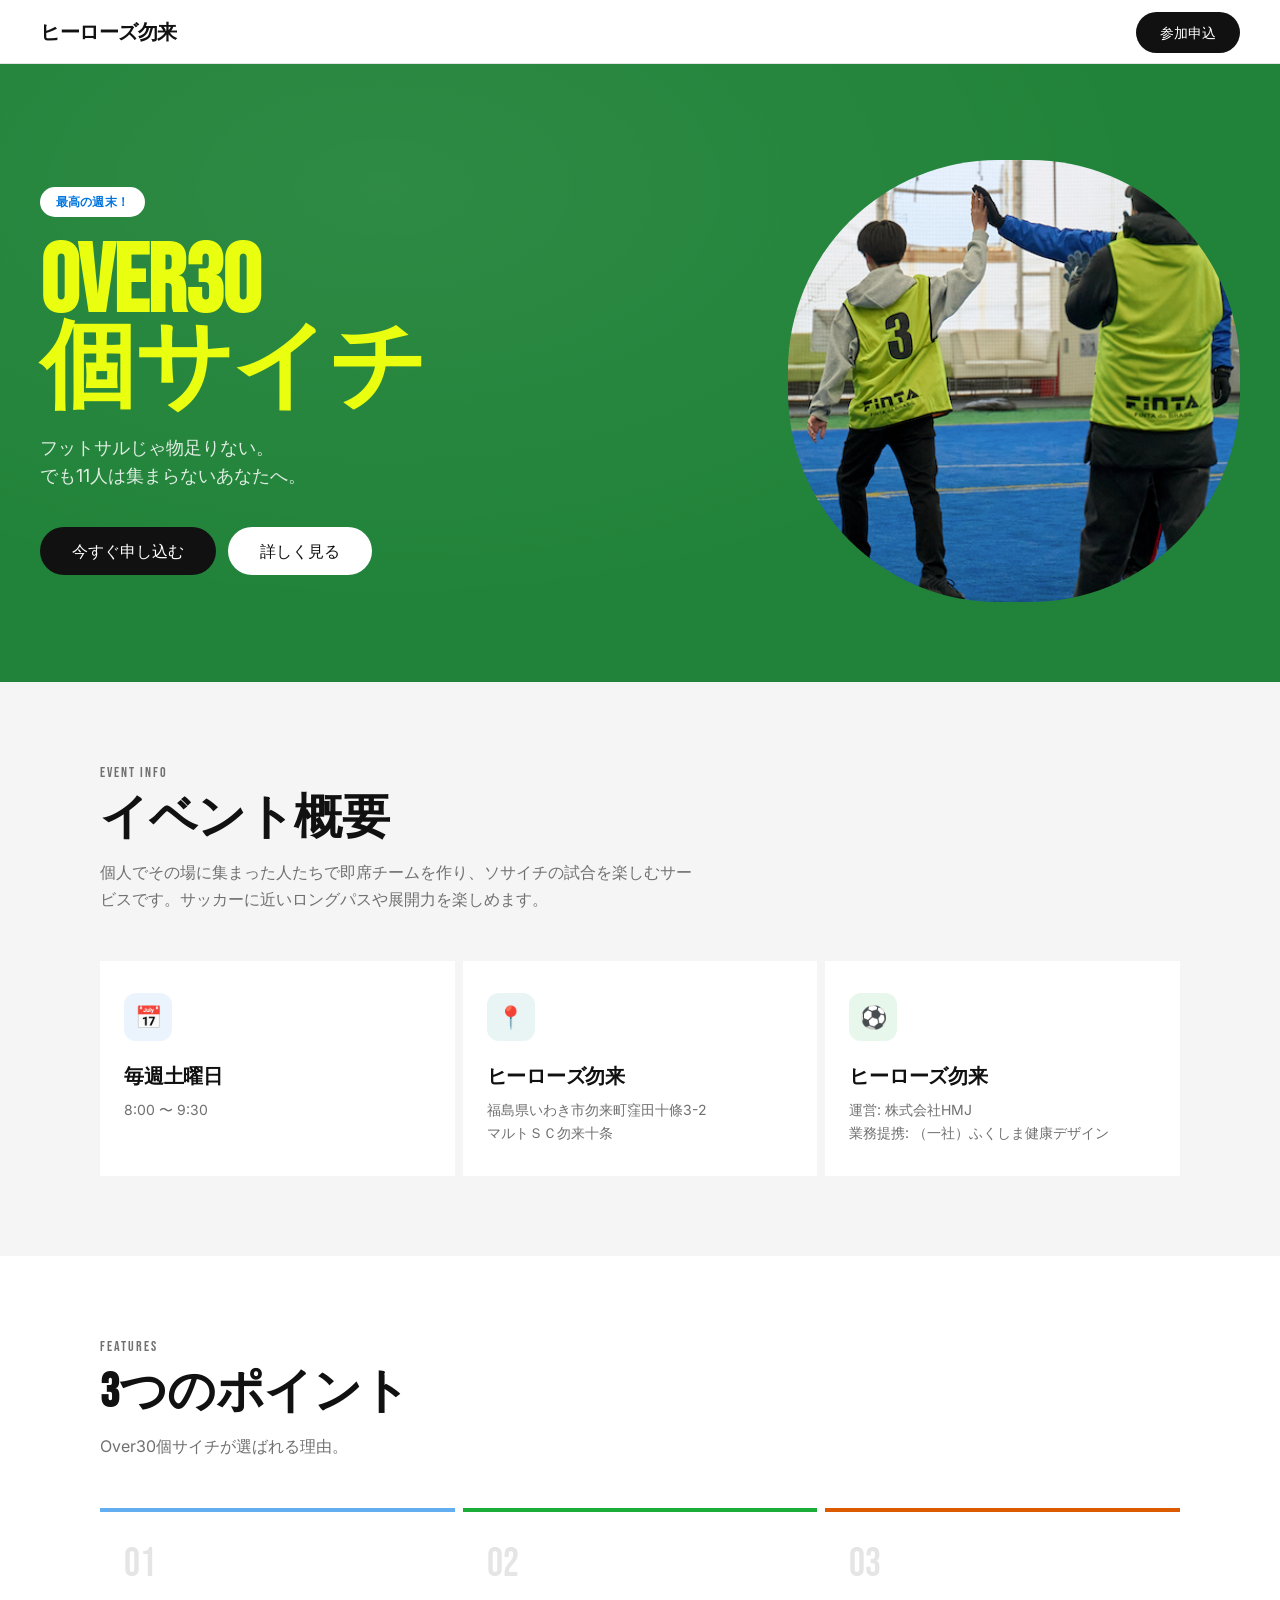
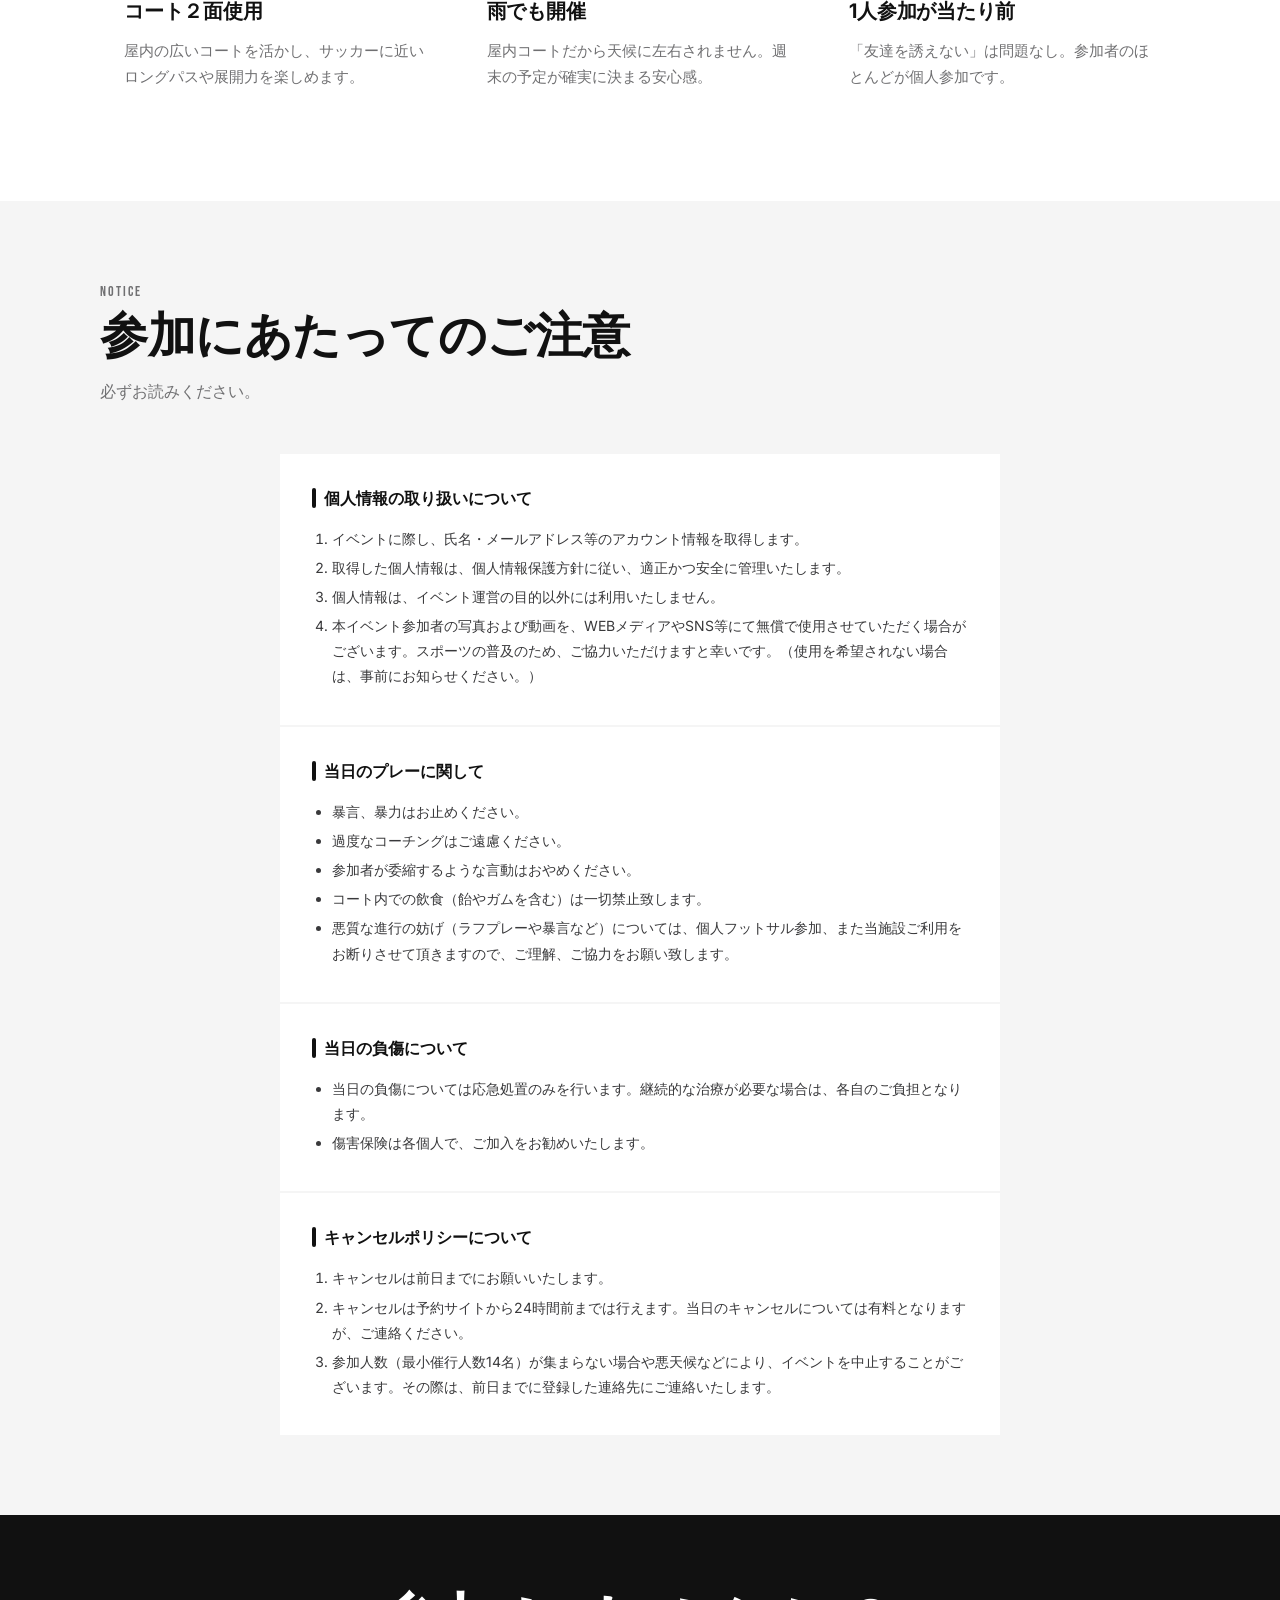
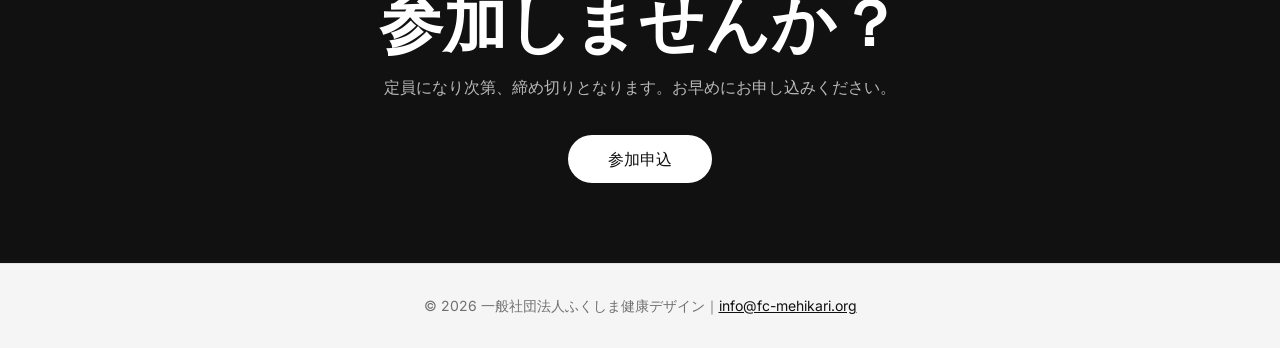
<file: ko-saichi/index.html>
<!doctype html>
<html lang="ja">
  <head>
    <meta charset="UTF-8" />
    <!-- Google tag (gtag.js) GA4：ヒーローズ勿来 -->
    <script async src="https://www.googletagmanager.com/gtag/js?id=G-108PCQNNNZ"></script>
    <script>
      window.dataLayer = window.dataLayer || [];
      function gtag(){dataLayer.push(arguments);}
      gtag('js', new Date());
      gtag('config', 'G-108PCQNNNZ');
    </script>
    <meta name="viewport" content="width=device-width, initial-scale=1.0" />
    <title>Over30 個サイチ｜ヒーローズ勿来</title>
    <link rel="preconnect" href="https://fonts.googleapis.com" />
    <link rel="preconnect" href="https://fonts.gstatic.com" crossorigin />
    <link
      href="https://fonts.googleapis.com/css2?family=Bebas+Neue&family=Inter:wght@400;500;600;700;900&display=swap"
      rel="stylesheet"
    />
    <style>
      *,
      *::before,
      *::after {
        margin: 0;
        padding: 0;
        box-sizing: border-box;
      }

      :root {
        --ink: #111111;
        --canvas: #ffffff;
        --soft-cloud: #f5f5f5;
        --hairline: #e5e5e5;
        --mute: #707072;
        --charcoal: #39393b;
        --hero-green: #218339;
        --hero-yellow: #eafe0f;
        --accent-sky: #62aef0;
        --accent-green: #1aae39;
        --accent-orange: #dd5b00;
        --accent-teal: #2a9d99;
        --primary-blue: #0075de;
        --primary-blue-active: #005bab;
        --rounded-lg: 30px;
        --rounded-md: 24px;
        --rounded-card: 0px;
        --spacing-section: 48px;
      }

      html {
        scroll-behavior: smooth;
      }

      body {
        font-family: "Inter", "Helvetica Neue", Arial, sans-serif;
        color: var(--ink);
        background: var(--canvas);
        line-height: 1.5;
        -webkit-font-smoothing: antialiased;
      }

      /* ── Navigation ── */
      .nav {
        position: sticky;
        top: 0;
        z-index: 100;
        background: var(--canvas);
        box-shadow: inset 0 -1px 0 var(--hairline);
        padding: 0 40px;
        height: 64px;
        display: flex;
        align-items: center;
        justify-content: space-between;
      }

      .nav-logo {
        font-size: 20px;
        font-weight: 700;
        color: var(--ink);
        letter-spacing: -0.5px;
        text-decoration: none;
      }

      .nav-cta {
        display: inline-flex;
        align-items: center;
        justify-content: center;
        background: var(--ink);
        color: var(--canvas);
        font-size: 14px;
        font-weight: 500;
        padding: 10px 24px;
        border-radius: var(--rounded-lg);
        text-decoration: none;
        border: none;
        cursor: pointer;
        transition: opacity 0.15s;
      }

      .nav-cta:hover {
        opacity: 0.85;
      }

      .nav-cta:active {
        transform: scale(0.95);
      }

      /* ── Hero ── */
      .hero {
        background: var(--hero-green);
        padding: 96px 40px 80px;
        position: relative;
        overflow: hidden;
      }

      .hero::before {
        content: "";
        position: absolute;
        inset: 0;
        background: radial-gradient(
          ellipse at 30% 20%,
          rgba(255, 255, 255, 0.06) 0%,
          transparent 60%
        );
        pointer-events: none;
      }

      .hero-inner {
        max-width: 1200px;
        margin: 0 auto;
        display: flex;
        align-items: center;
        justify-content: space-between;
        gap: 48px;
        position: relative;
        z-index: 1;
      }

      .hero-content {
        flex: 1;
        max-width: 600px;
      }

      .hero-badge {
        display: inline-block;
        background: var(--canvas);
        color: var(--primary-blue);
        font-size: 12px;
        font-weight: 600;
        padding: 6px 16px;
        border-radius: var(--rounded-lg);
        letter-spacing: 0.125px;
        margin-bottom: 24px;
        text-transform: uppercase;
      }

      .hero-title {
        font-family: "Bebas Neue", "Arial Black", sans-serif;
        font-size: 96px;
        line-height: 0.9;
        color: var(--hero-yellow);
        letter-spacing: -1px;
        margin-bottom: 20px;
        text-transform: uppercase;
      }

      .hero-subtitle {
        font-size: 18px;
        font-weight: 400;
        color: rgba(255, 255, 255, 0.85);
        line-height: 1.6;
        margin-bottom: 36px;
        max-width: 480px;
      }

      .hero-buttons {
        display: flex;
        gap: 12px;
        flex-wrap: wrap;
      }

      .btn-primary {
        display: inline-flex;
        align-items: center;
        justify-content: center;
        background: var(--ink);
        color: var(--canvas);
        font-size: 16px;
        font-weight: 500;
        padding: 16px 32px;
        border-radius: var(--rounded-lg);
        text-decoration: none;
        border: none;
        cursor: pointer;
        height: 48px;
        transition: opacity 0.15s;
      }

      .btn-primary:hover {
        opacity: 0.85;
      }

      .btn-primary:active {
        transform: scale(0.95);
      }

      .btn-secondary {
        display: inline-flex;
        align-items: center;
        justify-content: center;
        background: var(--canvas);
        color: var(--ink);
        font-size: 16px;
        font-weight: 500;
        padding: 16px 32px;
        border-radius: var(--rounded-lg);
        text-decoration: none;
        border: none;
        cursor: pointer;
        height: 48px;
        transition: opacity 0.15s;
      }

      .btn-secondary:active {
        transform: scale(0.95);
      }

      .hero-image-wrap {
        flex-shrink: 0;
      }

      .hero-image {
        width: 452px;
        height: 442px;
        border-radius: 210px;
        object-fit: cover;
        display: block;
      }

      /* ── Sections ── */
      .section {
        padding: 80px 40px;
      }

      .section--soft {
        background: var(--soft-cloud);
      }

      .section-inner {
        max-width: 1080px;
        margin: 0 auto;
      }

      .section-label {
        font-family: "Bebas Neue", "Arial Black", sans-serif;
        font-size: 14px;
        font-weight: 400;
        letter-spacing: 2px;
        text-transform: uppercase;
        color: var(--mute);
        margin-bottom: 12px;
      }

      .section-title {
        font-family: "Bebas Neue", "Arial Black", sans-serif;
        font-size: 48px;
        line-height: 1;
        letter-spacing: -0.5px;
        color: var(--ink);
        margin-bottom: 16px;
      }

      .section-subtitle {
        font-size: 16px;
        font-weight: 400;
        color: var(--mute);
        line-height: 1.7;
        max-width: 600px;
        margin-bottom: var(--spacing-section);
      }

      /* ── Cards Grid ── */
      .cards-grid {
        display: grid;
        grid-template-columns: repeat(3, 1fr);
        gap: 8px;
      }

      .card {
        background: var(--canvas);
        padding: 32px 24px;
        border-radius: var(--rounded-card);
      }

      .card-icon {
        width: 48px;
        height: 48px;
        border-radius: 12px;
        display: flex;
        align-items: center;
        justify-content: center;
        font-size: 22px;
        margin-bottom: 20px;
      }

      .card-icon--blue {
        background: rgba(0, 117, 222, 0.08);
      }
      .card-icon--teal {
        background: rgba(42, 157, 153, 0.1);
      }
      .card-icon--green {
        background: rgba(26, 174, 57, 0.1);
      }

      .card-value {
        font-size: 20px;
        font-weight: 700;
        color: var(--ink);
        margin-bottom: 8px;
        letter-spacing: -0.25px;
      }

      .card-detail {
        font-size: 14px;
        color: var(--mute);
        line-height: 1.6;
      }

      /* ── Feature Cards ── */
      .feature-card {
        background: var(--canvas);
        border-radius: var(--rounded-card);
        overflow: hidden;
      }

      .feature-card-bar {
        height: 4px;
        width: 100%;
      }

      .feature-card-bar--sky {
        background: var(--accent-sky);
      }
      .feature-card-bar--green {
        background: var(--accent-green);
      }
      .feature-card-bar--orange {
        background: var(--accent-orange);
      }

      .feature-card-body {
        padding: 32px 24px;
      }

      .feature-card-number {
        font-family: "Bebas Neue", "Arial Black", sans-serif;
        font-size: 40px;
        line-height: 1;
        color: var(--hairline);
        margin-bottom: 12px;
      }

      .feature-card-title {
        font-size: 20px;
        font-weight: 700;
        color: var(--ink);
        margin-bottom: 12px;
        letter-spacing: -0.25px;
      }

      .feature-card-desc {
        font-size: 15px;
        color: var(--mute);
        line-height: 1.7;
      }

      /* ── Notes Section ── */
      .notes-list {
        max-width: 720px;
        margin: 0 auto;
        display: flex;
        flex-direction: column;
        gap: 2px;
      }

      .note-card {
        background: var(--canvas);
        padding: 32px;
        border-radius: var(--rounded-card);
      }

      .note-card-title {
        font-size: 16px;
        font-weight: 700;
        color: var(--ink);
        margin-bottom: 16px;
        display: flex;
        align-items: center;
        gap: 8px;
      }

      .note-card-title::before {
        content: "";
        display: inline-block;
        width: 4px;
        height: 20px;
        background: var(--ink);
        border-radius: 2px;
        flex-shrink: 0;
      }

      .note-card ol,
      .note-card ul {
        padding-left: 20px;
      }

      .note-card li {
        font-size: 14px;
        color: var(--charcoal);
        line-height: 1.8;
        margin-bottom: 4px;
      }

      /* ── CTA Band ── */
      .cta-band {
        background: var(--ink);
        color: var(--canvas);
        padding: 80px 40px;
        text-align: center;
      }

      .cta-band-title {
        font-family: "Bebas Neue", "Arial Black", sans-serif;
        font-size: 64px;
        line-height: 1;
        margin-bottom: 16px;
      }

      .cta-band-text {
        font-size: 16px;
        color: rgba(255, 255, 255, 0.7);
        margin-bottom: 36px;
      }

      .btn-cta-band {
        display: inline-flex;
        align-items: center;
        justify-content: center;
        background: var(--canvas);
        color: var(--ink);
        font-size: 16px;
        font-weight: 500;
        padding: 16px 40px;
        border-radius: var(--rounded-lg);
        text-decoration: none;
        border: none;
        cursor: pointer;
        height: 48px;
        transition: opacity 0.15s;
      }

      .btn-cta-band:hover {
        opacity: 0.9;
      }

      .btn-cta-band:active {
        transform: scale(0.95);
      }

      /* ── Footer ── */
      .footer {
        background: var(--soft-cloud);
        padding: 32px 40px;
        text-align: center;
        box-shadow: inset 0 1px 0 var(--hairline);
      }

      .footer-text {
        font-size: 14px;
        color: var(--mute);
      }

      .footer-text a {
        color: var(--ink);
        text-decoration: underline;
      }

      /* ── Responsive ── */
      @media (max-width: 960px) {
        .hero-inner {
          flex-direction: column;
          text-align: center;
        }

        .hero-content {
          max-width: 100%;
          display: flex;
          flex-direction: column;
          align-items: center;
        }

        .hero-subtitle {
          max-width: 100%;
        }

        .hero-buttons {
          justify-content: center;
        }

        .hero-title {
          font-size: 72px;
        }

        .hero-image {
          width: 360px;
          height: 352px;
          border-radius: 180px;
        }
      }

      @media (max-width: 840px) {
        .cards-grid {
          grid-template-columns: repeat(2, 1fr);
        }

        .section-title {
          font-size: 40px;
        }
      }

      @media (max-width: 600px) {
        .nav {
          padding: 0 20px;
          height: 56px;
        }

        .hero {
          padding: 64px 20px 56px;
        }

        .hero-title {
          font-size: 54px;
        }

        .hero-subtitle {
          font-size: 16px;
        }

        .hero-image {
          width: 280px;
          height: 274px;
          border-radius: 140px;
        }

        .hero-buttons {
          flex-direction: column;
          width: 100%;
        }

        .hero-buttons .btn-primary,
        .hero-buttons .btn-secondary {
          width: 100%;
          justify-content: center;
        }

        .section {
          padding: 56px 20px;
        }

        .cards-grid {
          grid-template-columns: 1fr;
        }

        .section-title {
          font-size: 32px;
        }

        .cta-band {
          padding: 56px 20px;
        }

        .cta-band-title {
          font-size: 40px;
        }

        .note-card {
          padding: 24px 20px;
        }

        .footer {
          padding: 24px 20px;
        }
      }
    </style>
  </head>
  <body>
    <!-- Navigation -->
    <nav class="nav">
      <a href="#" class="nav-logo">ヒーローズ勿来</a>
      <a href="#apply" class="nav-cta">参加申込</a>
    </nav>

    <!-- Hero -->
    <section class="hero">
      <div class="hero-inner">
        <div class="hero-content">
          <span class="hero-badge">最高の週末！</span>
          <h1 class="hero-title">Over30<br />個サイチ</h1>
          <p class="hero-subtitle">
            フットサルじゃ物足りない。<br />でも11人は集まらないあなたへ。
          </p>
          <div class="hero-buttons">
            <a href="#apply" class="btn-primary">今すぐ申し込む</a>
            <a href="#about" class="btn-secondary">詳しく見る</a>
          </div>
        </div>
        <div class="hero-image-wrap">
          <img
            src="assets/hero-image.png"
            alt="ソサイチの様子"
            class="hero-image"
          />
        </div>
      </div>
    </section>

    <!-- Event Overview -->
    <section id="about" class="section section--soft">
      <div class="section-inner">
        <p class="section-label">Event Info</p>
        <h2 class="section-title">イベント概要</h2>
        <p class="section-subtitle">
          個人でその場に集まった人たちで即席チームを作り、ソサイチの試合を楽しむサービスです。サッカーに近いロングパスや展開力を楽しめます。
        </p>
        <div class="cards-grid">
          <div class="card">
            <div class="card-icon card-icon--blue">📅</div>
            <div class="card-value">毎週土曜日</div>
            <div class="card-detail">8:00 〜 9:30</div>
          </div>
          <div class="card">
            <div class="card-icon card-icon--teal">📍</div>
            <div class="card-value">ヒーローズ勿来</div>
            <div class="card-detail">
              福島県いわき市勿来町窪田十條3-2<br />マルトＳＣ勿来十条
            </div>
          </div>
          <div class="card">
            <div class="card-icon card-icon--green">⚽</div>
            <div class="card-value">ヒーローズ勿来</div>
            <div class="card-detail">
              運営: 株式会社HMJ<br />業務提携: （一社）ふくしま健康デザイン
            </div>
          </div>
        </div>
      </div>
    </section>

    <!-- 3 Points -->
    <section class="section">
      <div class="section-inner">
        <p class="section-label">Features</p>
        <h2 class="section-title">3つのポイント</h2>
        <p class="section-subtitle">Over30個サイチが選ばれる理由。</p>
        <div class="cards-grid">
          <div class="feature-card">
            <div class="feature-card-bar feature-card-bar--sky"></div>
            <div class="feature-card-body">
              <div class="feature-card-number">01</div>
              <h3 class="feature-card-title">コート２面使用</h3>
              <p class="feature-card-desc">
                屋内の広いコートを活かし、サッカーに近いロングパスや展開力を楽しめます。
              </p>
            </div>
          </div>
          <div class="feature-card">
            <div class="feature-card-bar feature-card-bar--green"></div>
            <div class="feature-card-body">
              <div class="feature-card-number">02</div>
              <h3 class="feature-card-title">雨でも開催</h3>
              <p class="feature-card-desc">
                屋内コートだから天候に左右されません。週末の予定が確実に決まる安心感。
              </p>
            </div>
          </div>
          <div class="feature-card">
            <div class="feature-card-bar feature-card-bar--orange"></div>
            <div class="feature-card-body">
              <div class="feature-card-number">03</div>
              <h3 class="feature-card-title">1人参加が当たり前</h3>
              <p class="feature-card-desc">
                「友達を誘えない」は問題なし。参加者のほとんどが個人参加です。
              </p>
            </div>
          </div>
        </div>
      </div>
    </section>

    <!-- Notes -->
    <section class="section section--soft">
      <div class="section-inner">
        <p class="section-label">Notice</p>
        <h2 class="section-title">参加にあたってのご注意</h2>
        <p class="section-subtitle">必ずお読みください。</p>
        <div class="notes-list">
          <div class="note-card">
            <div class="note-card-title">個人情報の取り扱いについて</div>
            <ol>
              <li>
                イベントに際し、氏名・メールアドレス等のアカウント情報を取得します。
              </li>
              <li>
                取得した個人情報は、個人情報保護方針に従い、適正かつ安全に管理いたします。
              </li>
              <li>個人情報は、イベント運営の目的以外には利用いたしません。</li>
              <li>
                本イベント参加者の写真および動画を、WEBメディアやSNS等にて無償で使用させていただく場合がございます。スポーツの普及のため、ご協力いただけますと幸いです。（使用を希望されない場合は、事前にお知らせください。）
              </li>
            </ol>
          </div>
          <div class="note-card">
            <div class="note-card-title">当日のプレーに関して</div>
            <ul>
              <li>暴言、暴力はお止めください。</li>
              <li>過度なコーチングはご遠慮ください。</li>
              <li>参加者が委縮するような言動はおやめください。</li>
              <li>コート内での飲食（飴やガムを含む）は一切禁止致します。</li>
              <li>
                悪質な進行の妨げ（ラフプレーや暴言など）については、個人フットサル参加、また当施設ご利用をお断りさせて頂きますので、ご理解、ご協力をお願い致します。
              </li>
            </ul>
          </div>
          <div class="note-card">
            <div class="note-card-title">当日の負傷について</div>
            <ul>
              <li>
                当日の負傷については応急処置のみを行います。継続的な治療が必要な場合は、各自のご負担となります。
              </li>
              <li>傷害保険は各個人で、ご加入をお勧めいたします。</li>
            </ul>
          </div>
          <div class="note-card">
            <div class="note-card-title">キャンセルポリシーについて</div>
            <ol>
              <li>キャンセルは前日までにお願いいたします。</li>
              <li>
                キャンセルは予約サイトから24時間前までは行えます。当日のキャンセルについては有料となりますが、ご連絡ください。
              </li>
              <li>
                参加人数（最小催行人数14名）が集まらない場合や悪天候などにより、イベントを中止することがございます。その際は、前日までに登録した連絡先にご連絡いたします。
              </li>
            </ol>
          </div>
        </div>
      </div>
    </section>

    <!-- CTA Band -->
    <section id="apply" class="cta-band">
      <h2 class="cta-band-title">参加しませんか？</h2>
      <p class="cta-band-text">
        定員になり次第、締め切りとなります。お早めにお申し込みください。
      </p>
      <a href="mailto:info@fc-mehikari.org" class="btn-cta-band">参加申込</a>
    </section>

    <!-- Footer -->
    <footer class="footer">
      <p class="footer-text">
        &copy; 2026 一般社団法人ふくしま健康デザイン｜<a
          href="mailto:info@fc-mehikari.org"
          >info@fc-mehikari.org</a
        >
      </p>
    </footer>
  </body>
</html>
</file>
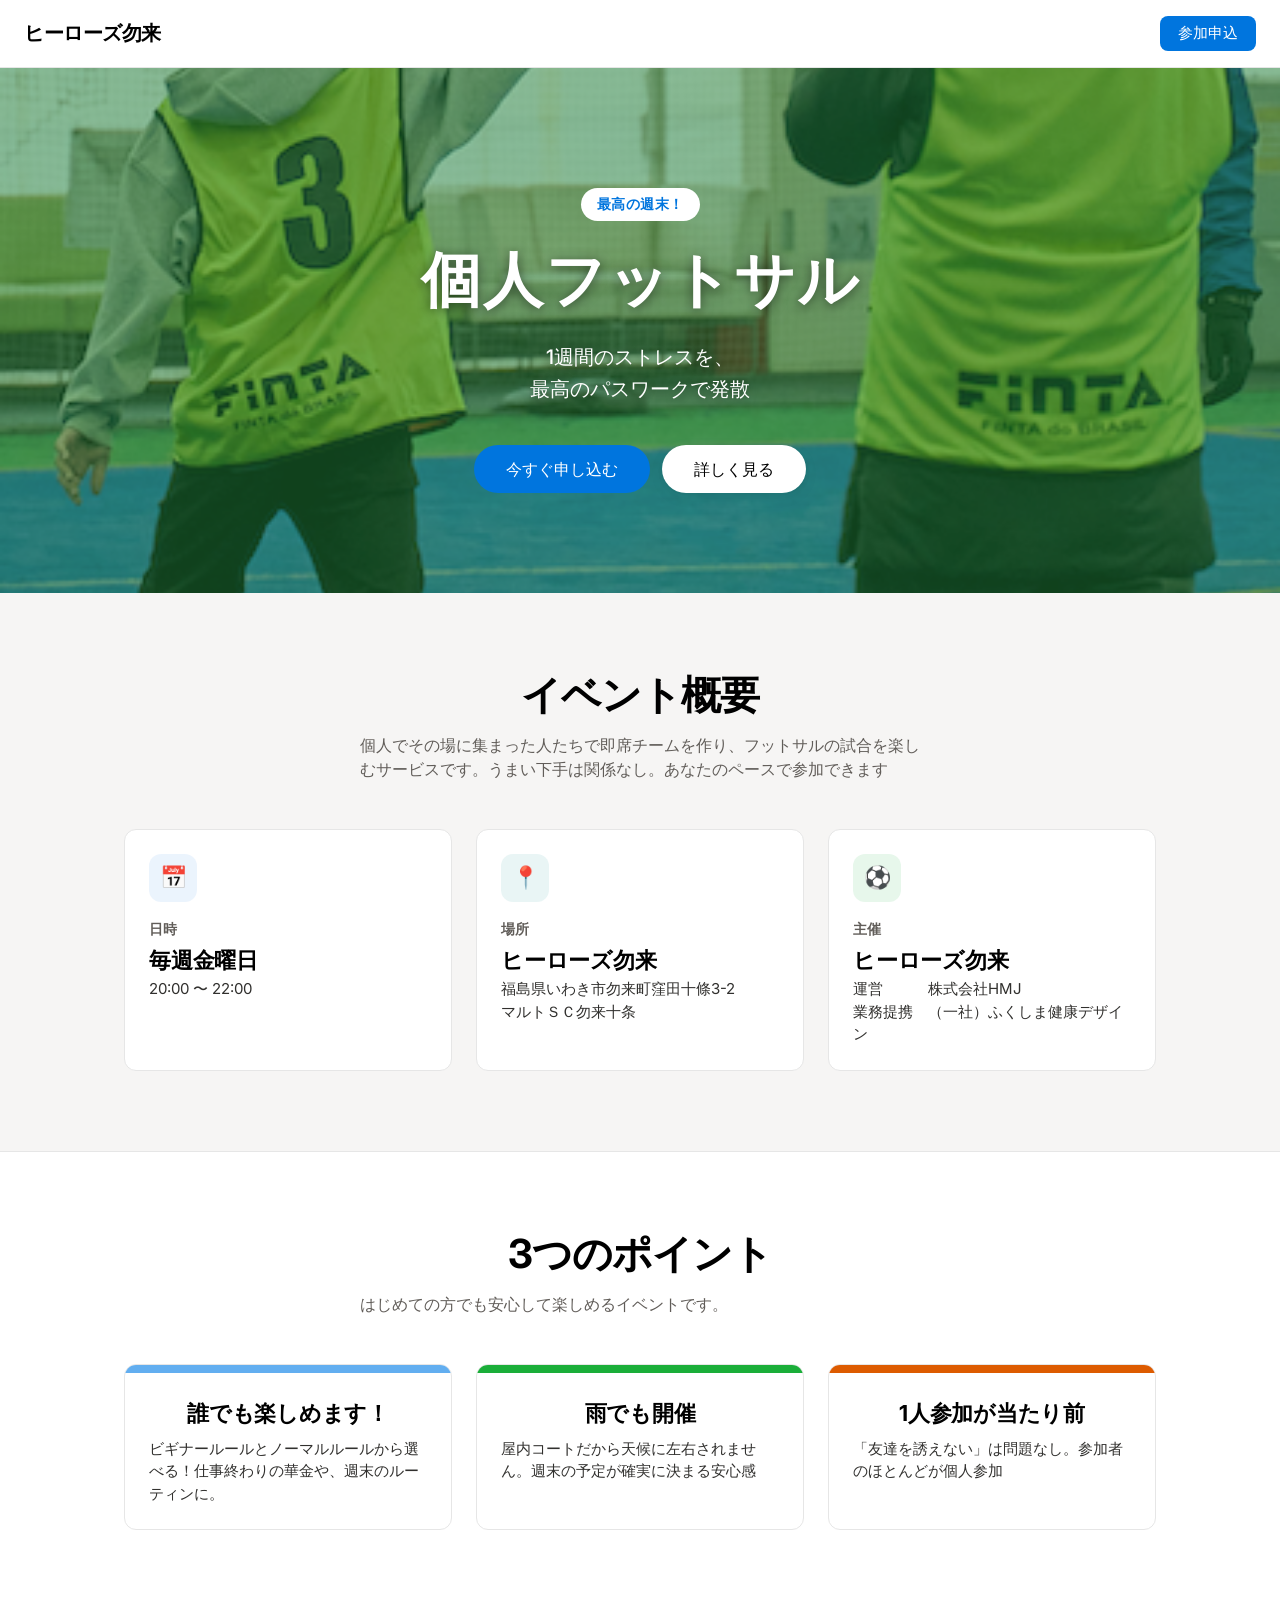
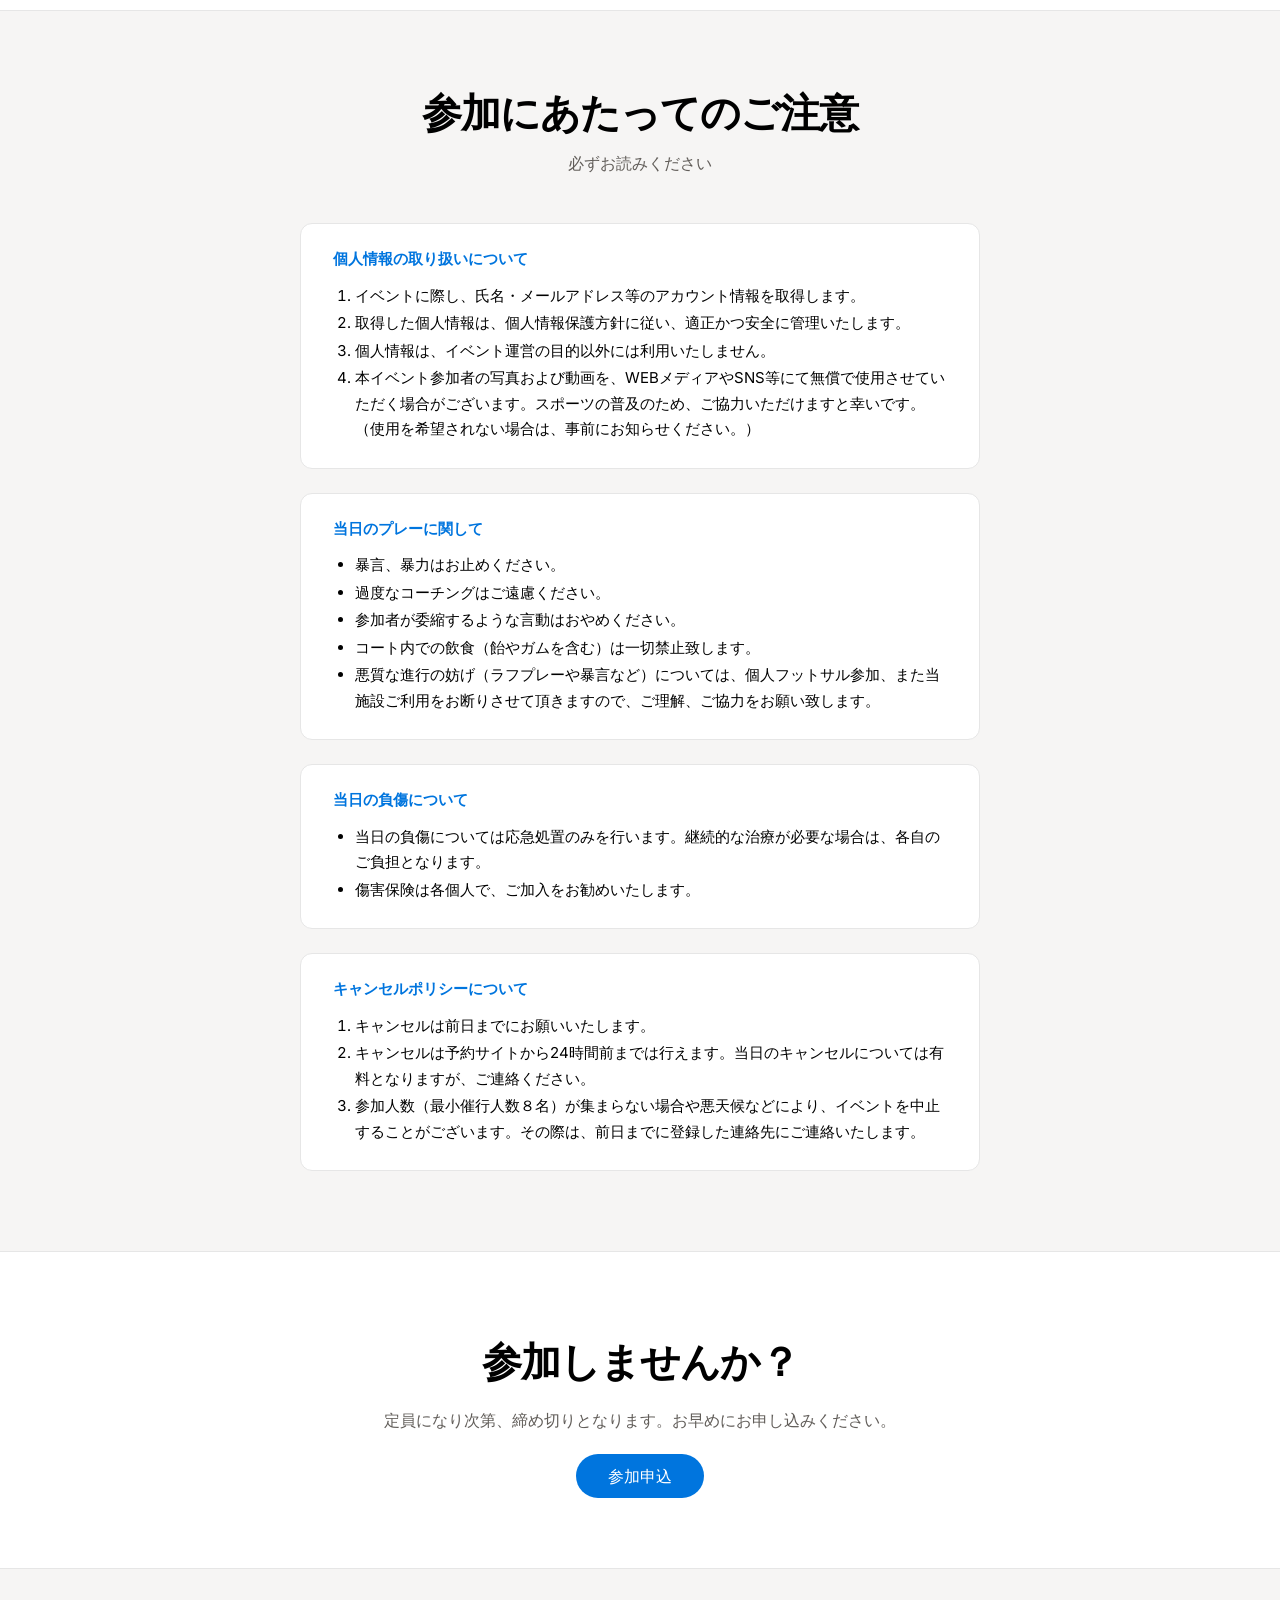
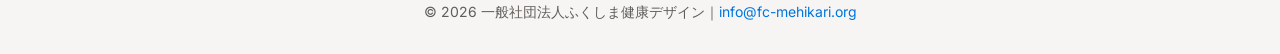
<file: ko-sal/index.html>
<!doctype html>
<html lang="ja">
  <head>
    <meta charset="UTF-8" />
    <!-- Google tag (gtag.js) GA4：ヒーローズ勿来 -->
    <script async src="https://www.googletagmanager.com/gtag/js?id=G-108PCQNNNZ"></script>
    <script>
      window.dataLayer = window.dataLayer || [];
      function gtag(){dataLayer.push(arguments);}
      gtag('js', new Date());
      gtag('config', 'G-108PCQNNNZ');
    </script>
    <meta name="viewport" content="width=device-width, initial-scale=1.0" />
    <title>FCメヒカリ フットサルイベント</title>
    <link rel="preconnect" href="https://fonts.googleapis.com" />
    <link rel="preconnect" href="https://fonts.gstatic.com" crossorigin />
    <link
      href="https://fonts.googleapis.com/css2?family=Inter:wght@400;500;600;700&display=swap"
      rel="stylesheet"
    />
    <style>
      :root {
        --colors-primary: #0075de;
        --colors-primary-active: #005bab;
        --colors-secondary: #218339;
        --colors-canvas: #ffffff;
        --colors-canvas-soft: #f6f5f4;
        --colors-surface: #ffffff;
        --colors-hairline: #e6e6e6;
        --colors-ink: #000000;
        --colors-ink-secondary: #31302e;
        --colors-ink-muted: #615d59;
        --colors-ink-faint: #a39e98;
        --colors-on-primary: #ffffff;
        --colors-accent-green: #1aae39;
        --colors-accent-orange: #dd5b00;
        --colors-accent-teal: #2a9d99;
        --colors-accent-sky: #62aef0;
        --colors-accent-pink: #ff64c8;
        --colors-accent-purple: #d6b6f6;
        --rounded-xs: 4px;
        --rounded-md: 8px;
        --rounded-lg: 12px;
        --rounded-xl: 16px;
        --rounded-full: 9999px;
        --spacing-xs: 8px;
        --spacing-sm: 12px;
        --spacing-md: 16px;
        --spacing-lg: 24px;
        --spacing-xl: 28px;
        --spacing-xxl: 32px;
        --shadow-soft:
          0 0.175px 1.041px rgba(0, 0, 0, 0.01),
          0 0.8px 2.925px rgba(0, 0, 0, 0.02),
          0 2.025px 7.847px rgba(0, 0, 0, 0.027), 0 4px 18px rgba(0, 0, 0, 0.04);
      }

      * {
        margin: 0;
        padding: 0;
        box-sizing: border-box;
      }

      body {
        font-family:
          Inter,
          -apple-system,
          system-ui,
          "Segoe UI",
          Helvetica,
          Arial,
          sans-serif;
        font-feature-settings: "lnum", "locl";
        background-color: var(--colors-canvas-soft);
        color: var(--colors-ink);
        line-height: 1.5;
        font-size: 16px;
        font-weight: 400;
      }

      /* ── Nav ── */
      .nav {
        position: sticky;
        top: 0;
        z-index: 50;
        background: var(--colors-canvas);
        border-bottom: 1px solid var(--colors-hairline);
        padding: var(--spacing-md) var(--spacing-lg);
        display: flex;
        align-items: center;
        justify-content: space-between;
      }

      .nav-logo {
        font-size: 20px;
        font-weight: 700;
        letter-spacing: -0.5px;
        color: var(--colors-ink);
      }

      .nav-cta {
        background: var(--colors-primary);
        color: var(--colors-on-primary);
        font-size: 15px;
        font-weight: 500;
        padding: 6px 18px;
        border-radius: var(--rounded-md);
        border: none;
        cursor: pointer;
        text-decoration: none;
        transition: background 0.15s;
      }

      .nav-cta:hover {
        background: var(--colors-primary-active);
      }

      /* ── Hero ── */
      .hero {
        background: var(--colors-secondary);
        color: var(--colors-on-primary);
        text-align: center;
        padding: 120px var(--spacing-lg) 100px;
        position: relative;
        overflow: hidden;
      }

      .hero-bg {
        position: absolute;
        inset: 0;
        background-image: url("assets/hero-image.png");
        background-size: cover;
        background-position: center;
        opacity: 0.5;
      }

      .hero-content {
        position: relative;
        max-width: 800px;
        margin: 0 auto;
      }

      .hero-badge {
        display: inline-block;
        background: var(--colors-surface);
        color: var(--colors-primary);
        font-size: 14px;
        font-weight: 700;
        padding: 6px 16px;
        border-radius: var(--rounded-full);
        margin-bottom: var(--spacing-lg);
        letter-spacing: 0.5px;
        font-family:
          "Hiragino Kaku Gothic ProN", "Hiragino Sans", "Yu Gothic", "Meiryo",
          sans-serif;
      }

      .hero h1 {
        font-size: 60px;
        font-weight: 900;
        line-height: 1.2;
        letter-spacing: 2px;
        margin-bottom: var(--spacing-lg);
        color: #ffffff;
        text-shadow: 0 2px 12px rgba(0, 0, 0, 0.5);
        font-family:
          "Hiragino Kaku Gothic ProN", "Hiragino Sans", "Yu Gothic", "Meiryo",
          sans-serif;
      }

      .hero p {
        font-size: 20px;
        line-height: 1.6;
        color: #ffffff;
        margin-bottom: 40px;
        max-width: 560px;
        margin-left: auto;
        margin-right: auto;
        text-shadow: 0 1px 8px rgba(0, 0, 0, 0.4);
        font-weight: 500;
      }

      .hero-actions {
        display: flex;
        gap: var(--spacing-sm);
        justify-content: center;
        flex-wrap: wrap;
      }

      .btn-primary {
        background: var(--colors-primary);
        color: var(--colors-on-primary);
        font-size: 16px;
        font-weight: 500;
        padding: 12px 32px;
        border-radius: var(--rounded-full);
        border: none;
        cursor: pointer;
        text-decoration: none;
        transition:
          background 0.15s,
          transform 0.1s;
      }

      .btn-primary:hover {
        background: var(--colors-primary-active);
      }
      .btn-primary:active {
        transform: scale(0.95);
      }

      .btn-secondary {
        background: var(--colors-surface);
        color: var(--colors-ink);
        font-size: 16px;
        font-weight: 500;
        padding: 12px 32px;
        border-radius: var(--rounded-full);
        border: none;
        cursor: pointer;
        text-decoration: none;
        box-shadow: var(--shadow-soft);
        transition: transform 0.1s;
      }

      .btn-secondary:active {
        transform: scale(0.95);
      }

      /* ── Container ── */
      .container {
        max-width: 1080px;
        margin: 0 auto;
        padding: 0 var(--spacing-lg);
      }

      /* ── Section ── */
      .section {
        padding: 80px 0;
      }

      .section-title {
        font-size: 40px;
        font-weight: 700;
        line-height: 1.1;
        letter-spacing: -1px;
        text-align: center;
        margin-bottom: 16px;
      }

      .section-subtitle {
        font-size: 16px;
        color: var(--colors-ink-muted);
        text-align: left;
        max-width: 560px;
        margin: 0 auto 48px;
      }

      /* ── Event Info Cards ── */
      .info-grid {
        display: grid;
        grid-template-columns: repeat(3, 1fr);
        gap: var(--spacing-lg);
      }

      .info-card {
        background: var(--colors-surface);
        border: 1px solid var(--colors-hairline);
        border-radius: var(--rounded-lg);
        padding: var(--spacing-lg);
      }

      .info-card-icon {
        width: 48px;
        height: 48px;
        border-radius: var(--rounded-lg);
        display: flex;
        align-items: center;
        justify-content: center;
        font-size: 22px;
        margin-bottom: var(--spacing-md);
      }

      .info-card h3 {
        font-size: 14px;
        font-weight: 600;
        color: var(--colors-ink-muted);
        letter-spacing: 0.125px;
        margin-bottom: var(--spacing-xs);
        text-transform: uppercase;
      }

      .info-card p {
        font-size: 22px;
        font-weight: 700;
        letter-spacing: -0.25px;
        line-height: 1.27;
        color: var(--colors-ink);
      }

      .info-card .detail {
        font-size: 15px;
        font-weight: 400;
        color: var(--colors-ink-secondary);
        margin-top: 4px;
      }

      /* ── Features ── */
      .features-grid {
        display: grid;
        grid-template-columns: repeat(3, 1fr);
        gap: var(--spacing-lg);
      }

      .feature-card {
        background: var(--colors-surface);
        border: 1px solid var(--colors-hairline);
        border-radius: var(--rounded-lg);
        padding: 0;
        overflow: hidden;
      }

      .feature-card-header {
        height: 8px;
      }

      .feature-card-body {
        padding: var(--spacing-lg);
      }

      .feature-card h3 {
        font-size: 22px;
        font-weight: 700;
        letter-spacing: -0.25px;
        margin-bottom: var(--spacing-xs);
        text-align: center;
      }

      .feature-card p {
        font-size: 15px;
        color: var(--colors-ink-secondary);
        line-height: 1.5;
      }

      /* ── Notes ── */
      .notes-list {
        display: flex;
        flex-direction: column;
        gap: var(--spacing-lg);
        max-width: 680px;
        width: 100%;
      }

      .note-card {
        background: var(--colors-surface);
        border: 1px solid var(--colors-hairline);
        border-radius: var(--rounded-lg);
        padding: var(--spacing-lg) var(--spacing-xxl);
      }

      .note-card h4 {
        font-size: 15px;
        font-weight: 900;
        color: var(--colors-primary);
        margin-bottom: var(--spacing-sm);
      }

      .note-card ol,
      .note-card ul {
        padding-left: 22px;
        font-size: 15px;
        color: var(--colors-ink);
        line-height: 1.7;
      }

      .note-card li {
        margin-bottom: 2px;
      }

      /* ── CTA Band ── */
      .cta-band {
        background: var(--colors-canvas);
        text-align: center;
        padding: 80px var(--spacing-lg);
        border-top: 1px solid var(--colors-hairline);
      }

      .cta-band h2 {
        font-size: 40px;
        font-weight: 700;
        letter-spacing: -1px;
        margin-bottom: var(--spacing-md);
      }

      .cta-band p {
        font-size: 16px;
        color: var(--colors-ink-muted);
        margin-bottom: 32px;
      }

      /* ── Footer ── */
      .footer {
        background: var(--colors-canvas-soft);
        padding: var(--spacing-xxl) var(--spacing-lg);
        text-align: center;
        color: var(--colors-ink-muted);
        font-size: 14px;
        border-top: 1px solid var(--colors-hairline);
      }

      .footer a {
        color: var(--colors-primary);
        text-decoration: none;
      }

      /* ── Responsive ── */
      @media (max-width: 840px) {
        .info-grid,
        .features-grid {
          grid-template-columns: repeat(2, 1fr);
        }

        .hero h1 {
          font-size: 40px;
          letter-spacing: -1px;
        }

        .section-title {
          font-size: 32px;
        }
      }

      @media (max-width: 600px) {
        .info-grid,
        .features-grid {
          grid-template-columns: 1fr;
        }

        .hero {
          padding: 64px var(--spacing-md) 56px;
        }

        .hero h1 {
          font-size: 32px;
          letter-spacing: -0.75px;
        }

        .hero p {
          font-size: 16px;
        }

        .section {
          padding: 56px 0;
        }

        .section-title {
          font-size: 26px;
          letter-spacing: -0.625px;
        }

        .cta-band h2 {
          font-size: 26px;
        }

        .schedule-card {
          padding: var(--spacing-lg);
        }

        .btn-primary,
        .btn-secondary {
          width: 100%;
          text-align: center;
        }
      }
    </style>
  </head>
  <body>
    <!-- Navigation -->
    <nav class="nav">
      <div class="nav-logo">ヒーローズ勿来</div>
      <a href="#apply" class="nav-cta">参加申込</a>
    </nav>

    <!-- Hero -->
    <section class="hero">
      <div class="hero-bg" role="img" aria-label="フットサルの様子"></div>
      <div class="hero-content">
        <span class="hero-badge">最高の週末！</span>
        <h1>個人フットサル</h1>
        <p>1週間のストレスを、<br />最高のパスワークで発散</p>
        <div class="hero-actions">
          <a href="#apply" class="btn-primary">今すぐ申し込む</a>
          <a href="#about" class="btn-secondary">詳しく見る</a>
        </div>
      </div>
    </section>

    <!-- Event Info -->
    <section class="section" id="about">
      <div class="container">
        <h2 class="section-title">イベント概要</h2>
        <p class="section-subtitle">
          個人でその場に集まった人たちで即席チームを作り、フットサルの試合を楽しむサービスです。うまい下手は関係なし。あなたのペースで参加できます
        </p>

        <div class="info-grid">
          <div class="info-card">
            <div
              class="info-card-icon"
              style="
                background: rgba(0, 117, 222, 0.08);
                color: var(--colors-primary);
              "
            >
              &#128197;
            </div>
            <h3>日時</h3>
            <p>毎週金曜日</p>
            <div class="detail">20:00 〜 22:00</div>
          </div>
          <div class="info-card">
            <div
              class="info-card-icon"
              style="
                background: rgba(42, 157, 153, 0.1);
                color: var(--colors-accent-teal);
              "
            >
              &#128205;
            </div>
            <h3>場所</h3>
            <p>ヒーローズ勿来</p>
            <div class="detail">
              福島県いわき市勿来町窪田十條3-2<br />マルトＳＣ勿来十条
            </div>
          </div>
          <div class="info-card">
            <div
              class="info-card-icon"
              style="
                background: rgba(26, 174, 57, 0.1);
                color: var(--colors-accent-green);
              "
            >
              &#9917;
            </div>
            <h3>主催</h3>
            <p>ヒーローズ勿来</p>
            <div class="detail">
              運営　　　株式会社HMJ<br />業務提携　（一社）ふくしま健康デザイン
            </div>
          </div>
        </div>
      </div>
    </section>

    <!-- Features -->
    <section
      class="section"
      style="
        background: var(--colors-canvas);
        border-top: 1px solid var(--colors-hairline);
        border-bottom: 1px solid var(--colors-hairline);
      "
    >
      <div class="container">
        <h2 class="section-title">3つのポイント</h2>
        <p class="section-subtitle">
          はじめての方でも安心して楽しめるイベントです。
        </p>

        <div class="features-grid">
          <div class="feature-card">
            <div
              class="feature-card-header"
              style="background: var(--colors-accent-sky)"
            ></div>
            <div class="feature-card-body">
              <h3>誰でも楽しめます！</h3>
              <p>
                ビギナールールとノーマルルールから選べる！仕事終わりの華金や、週末のルーティンに。
              </p>
            </div>
          </div>
          <div class="feature-card">
            <div
              class="feature-card-header"
              style="background: var(--colors-accent-green)"
            ></div>
            <div class="feature-card-body">
              <h3>雨でも開催</h3>
              <p>
                屋内コートだから天候に左右されません。週末の予定が確実に決まる安心感
              </p>
            </div>
          </div>
          <div class="feature-card">
            <div
              class="feature-card-header"
              style="background: var(--colors-accent-orange)"
            ></div>
            <div class="feature-card-body">
              <h3>1人参加が当たり前</h3>
              <p>「友達を誘えない」は問題なし。参加者のほとんどが個人参加</p>
            </div>
          </div>
        </div>
      </div>
    </section>

    <!-- Notes -->
    <section class="section">
      <div
        class="container"
        style="display: flex; flex-direction: column; align-items: center"
      >
        <h2 class="section-title">参加にあたってのご注意</h2>
        <p class="section-subtitle">必ずお読みください</p>

        <div class="notes-list">
          <div class="note-card">
            <h4>個人情報の取り扱いについて</h4>
            <ol>
              <li>
                イベントに際し、氏名・メールアドレス等のアカウント情報を取得します。
              </li>
              <li>
                取得した個人情報は、個人情報保護方針に従い、適正かつ安全に管理いたします。
              </li>
              <li>個人情報は、イベント運営の目的以外には利用いたしません。</li>
              <li>
                本イベント参加者の写真および動画を、WEBメディアやSNS等にて無償で使用させていただく場合がございます。スポーツの普及のため、ご協力いただけますと幸いです。（使用を希望されない場合は、事前にお知らせください。）
              </li>
            </ol>
          </div>

          <div class="note-card">
            <h4>当日のプレーに関して</h4>
            <ul>
              <li>暴言、暴力はお止めください。</li>
              <li>過度なコーチングはご遠慮ください。</li>
              <li>参加者が委縮するような言動はおやめください。</li>
              <li>コート内での飲食（飴やガムを含む）は一切禁止致します。</li>
              <li>
                悪質な進行の妨げ（ラフプレーや暴言など）については、個人フットサル参加、また当施設ご利用をお断りさせて頂きますので、ご理解、ご協力をお願い致します。
              </li>
            </ul>
          </div>

          <div class="note-card">
            <h4>当日の負傷について</h4>
            <ul>
              <li>
                当日の負傷については応急処置のみを行います。継続的な治療が必要な場合は、各自のご負担となります。
              </li>
              <li>傷害保険は各個人で、ご加入をお勧めいたします。</li>
            </ul>
          </div>

          <div class="note-card">
            <h4>キャンセルポリシーについて</h4>
            <ol>
              <li>キャンセルは前日までにお願いいたします。</li>
              <li>
                キャンセルは予約サイトから24時間前までは行えます。当日のキャンセルについては有料となりますが、ご連絡ください。
              </li>
              <li>
                参加人数（最小催行人数８名）が集まらない場合や悪天候などにより、イベントを中止することがございます。その際は、前日までに登録した連絡先にご連絡いたします。
              </li>
            </ol>
          </div>
        </div>
      </div>
    </section>

    <!-- CTA -->
    <section class="cta-band" id="apply">
      <h2>参加しませんか？</h2>
      <p>定員になり次第、締め切りとなります。お早めにお申し込みください。</p>
      <a href="mailto:info@fc-mehikari.org" class="btn-primary">参加申込</a>
    </section>

    <!-- Footer -->
    <footer class="footer">
      <p>
        &copy; 2026 一般社団法人ふくしま健康デザイン｜<a
          href="mailto:info@fc-mehikari.org"
          >info@fc-mehikari.org</a
        >
      </p>
    </footer>
  </body>
</html>
</file>
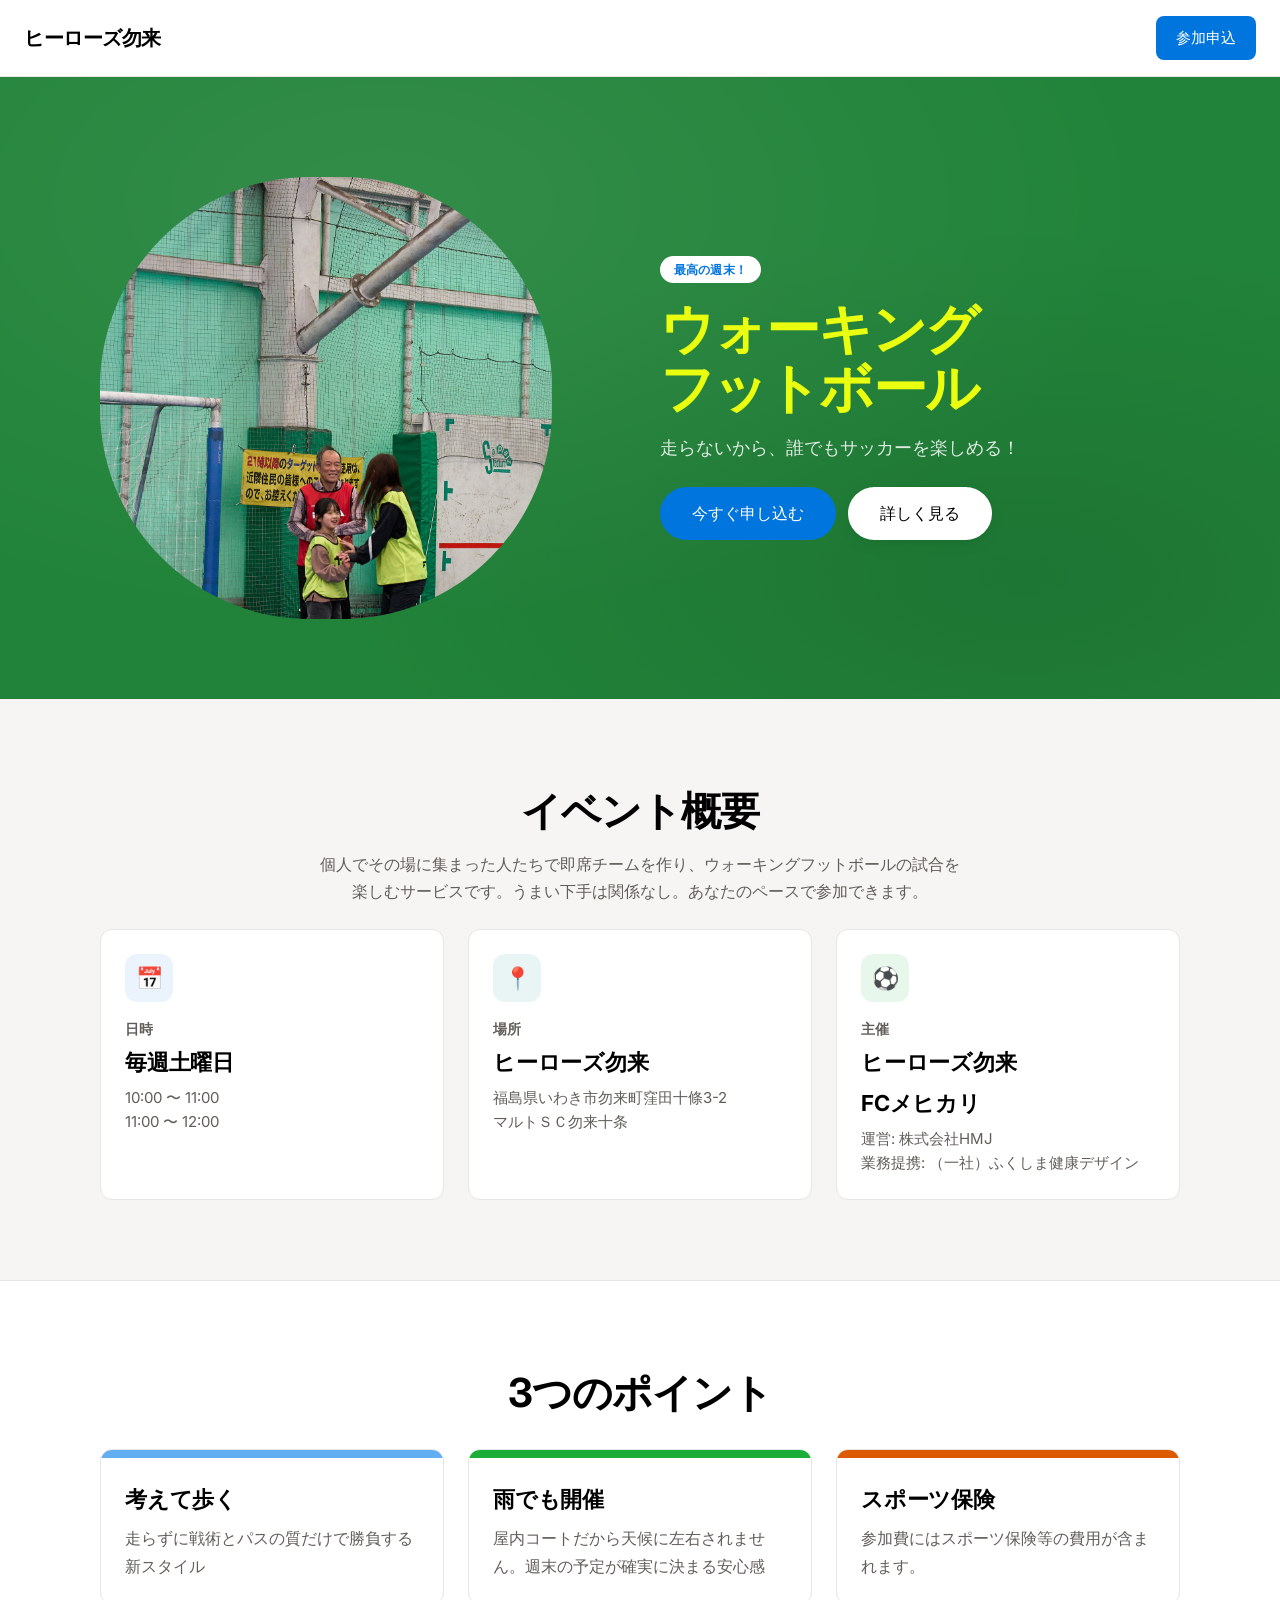
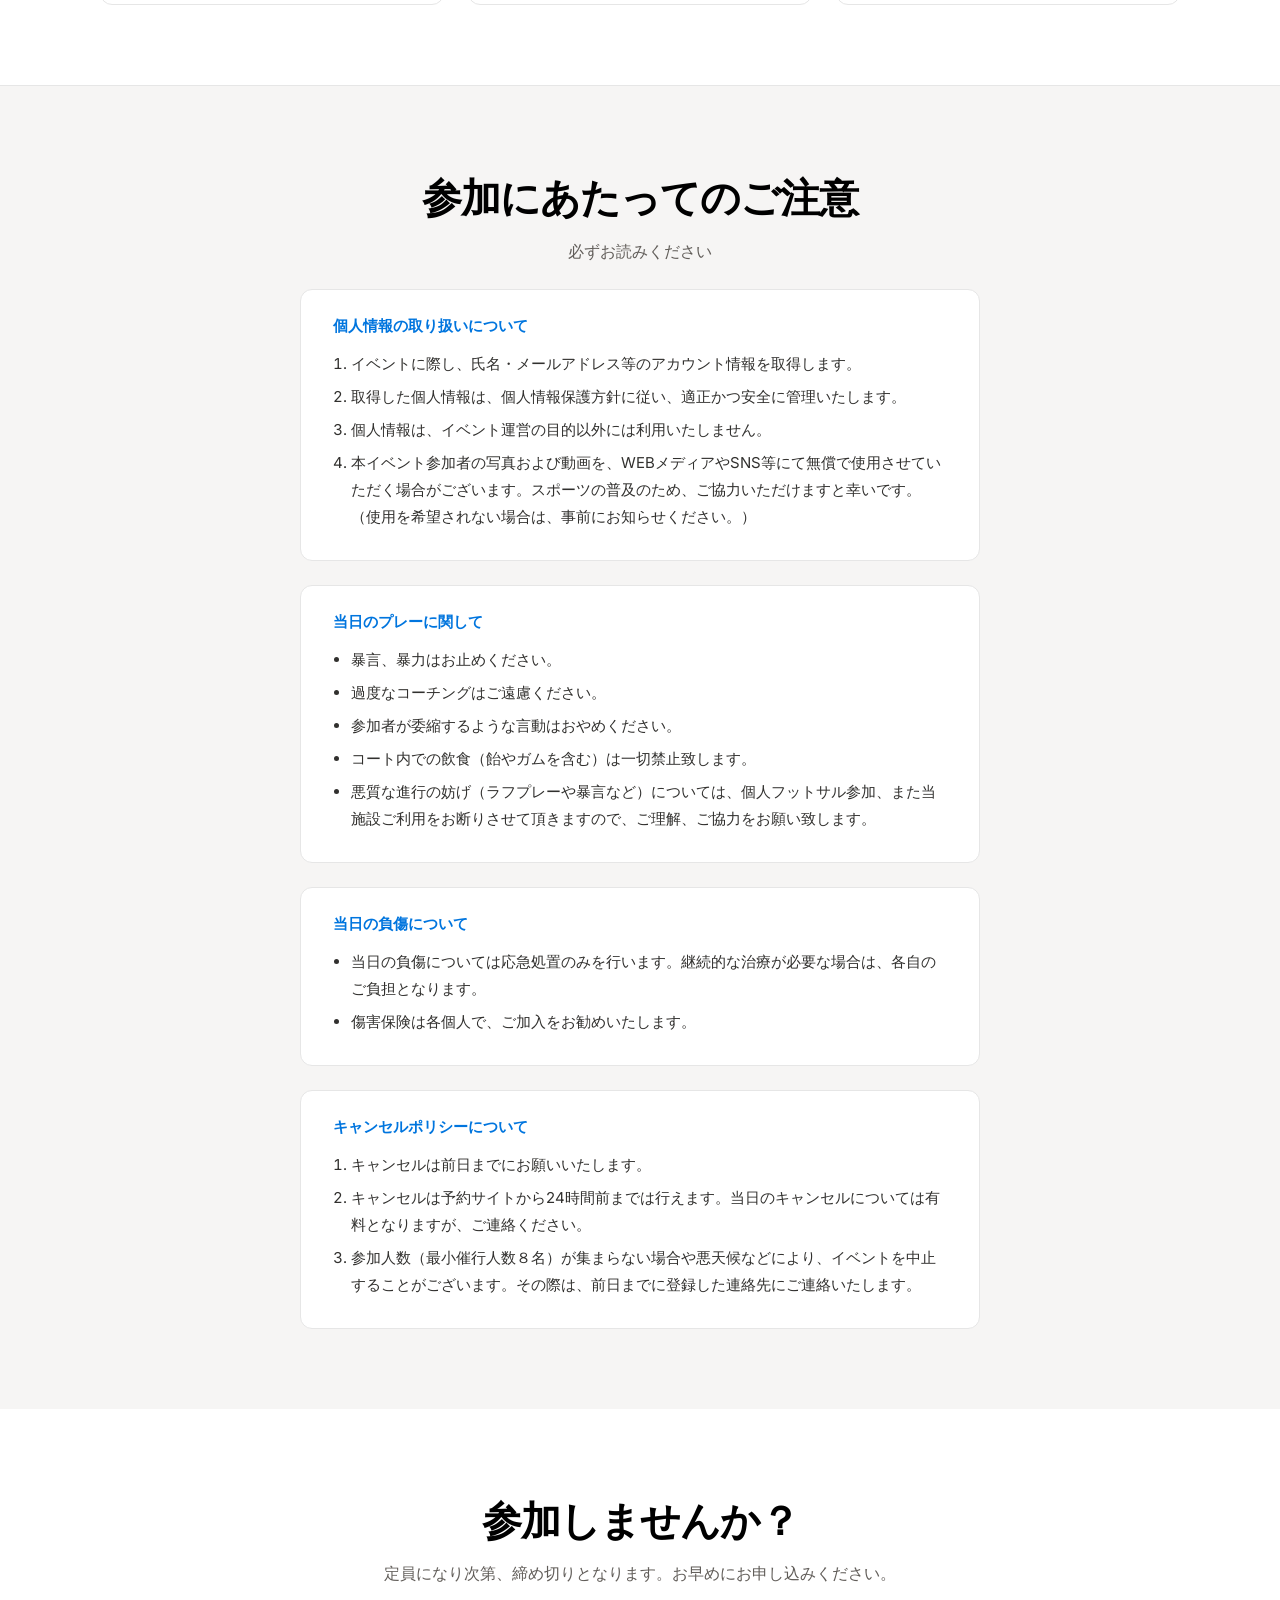
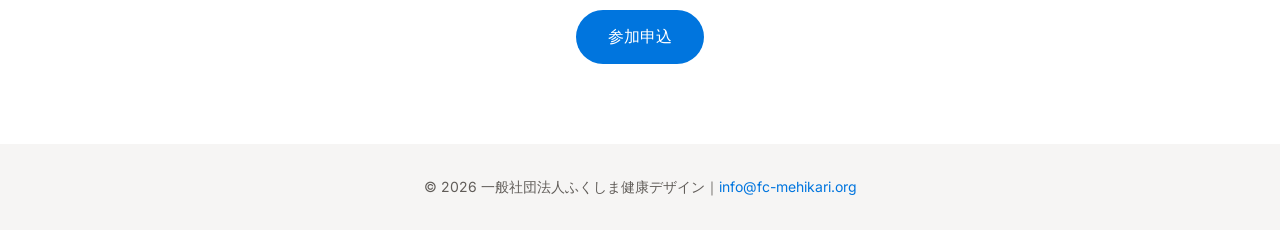
<file: wf/index.html>
<!doctype html>
<html lang="ja">
  <head>
    <meta charset="UTF-8" />
    <!-- Google tag (gtag.js) GA4：ヒーローズ勿来 -->
    <script async src="https://www.googletagmanager.com/gtag/js?id=G-108PCQNNNZ"></script>
    <script>
      window.dataLayer = window.dataLayer || [];
      function gtag(){dataLayer.push(arguments);}
      gtag('js', new Date());
      gtag('config', 'G-108PCQNNNZ');
    </script>
    <meta name="viewport" content="width=device-width, initial-scale=1.0" />
    <title>ウォーキングフットボール｜ヒーローズ勿来</title>
    <link rel="preconnect" href="https://fonts.googleapis.com" />
    <link rel="preconnect" href="https://fonts.gstatic.com" crossorigin />
    <link
      href="https://fonts.googleapis.com/css2?family=Inter:wght@400;500;600;700;900&display=swap"
      rel="stylesheet"
    />
    <style>
      :root {
        --colors-primary: #0075de;
        --colors-primary-active: #005bab;
        --colors-secondary: #218339;
        --colors-canvas: #ffffff;
        --colors-canvas-soft: #f6f5f4;
        --colors-surface: #ffffff;
        --colors-hairline: #e6e6e6;
        --colors-ink: #000000;
        --colors-ink-secondary: #31302e;
        --colors-ink-muted: #615d59;
        --colors-accent-sky: #62aef0;
        --colors-accent-green: #1aae39;
        --colors-accent-orange: #dd5b00;
        --colors-accent-teal: #2a9d99;
        --rounded-md: 8px;
        --rounded-lg: 12px;
        --rounded-full: 9999px;
        --spacing-xs: 8px;
        --spacing-sm: 12px;
        --spacing-md: 16px;
        --spacing-lg: 24px;
        --spacing-xxl: 32px;
        --shadow-soft:
          0 0.175px 1.041px rgba(0, 0, 0, 0.01),
          0 0.8px 2.925px rgba(0, 0, 0, 0.02),
          0 2.025px 7.847px rgba(0, 0, 0, 0.027), 0 4px 18px rgba(0, 0, 0, 0.04);
      }

      *,
      *::before,
      *::after {
        margin: 0;
        padding: 0;
        box-sizing: border-box;
      }

      html {
        scroll-behavior: smooth;
      }

      body {
        font-family:
          "Inter",
          -apple-system,
          system-ui,
          "Helvetica Neue",
          sans-serif;
        color: var(--colors-ink);
        background: var(--colors-canvas-soft);
        line-height: 1.6;
        -webkit-font-smoothing: antialiased;
      }

      /* ───── Nav ───── */
      .nav {
        position: sticky;
        top: 0;
        z-index: 100;
        display: flex;
        align-items: center;
        justify-content: space-between;
        padding: var(--spacing-md) var(--spacing-lg);
        background: var(--colors-canvas);
        border-bottom: 1px solid var(--colors-hairline);
      }

      .nav-logo {
        font-size: 20px;
        font-weight: 700;
        letter-spacing: -0.5px;
        color: var(--colors-ink);
        text-decoration: none;
      }

      .nav-cta {
        display: inline-block;
        padding: 10px 20px;
        font-size: 15px;
        font-weight: 500;
        color: #ffffff;
        background: var(--colors-primary);
        border: none;
        border-radius: var(--rounded-md);
        text-decoration: none;
        cursor: pointer;
        transition: background 0.2s;
      }

      .nav-cta:hover {
        background: var(--colors-primary-active);
      }

      /* ───── Hero ───── */
      .hero {
        position: relative;
        background: var(--colors-secondary);
        padding: 100px var(--spacing-lg) 80px;
        overflow: hidden;
      }

      .hero::before {
        content: "";
        position: absolute;
        inset: 0;
        background:
          radial-gradient(
            ellipse at 30% 20%,
            rgba(255, 255, 255, 0.08) 0%,
            transparent 60%
          ),
          radial-gradient(
            ellipse at 80% 80%,
            rgba(0, 0, 0, 0.1) 0%,
            transparent 50%
          );
        pointer-events: none;
      }

      .hero-inner {
        position: relative;
        max-width: 1080px;
        margin: 0 auto;
        display: flex;
        align-items: center;
        justify-content: space-between;
        gap: 48px;
      }

      .hero-content {
        flex: 1;
        max-width: 520px;
      }

      .hero-badge {
        display: inline-block;
        padding: 4px 14px;
        font-size: 12px;
        font-weight: 600;
        letter-spacing: 0.125px;
        color: var(--colors-primary);
        background: #ffffff;
        border-radius: var(--rounded-full);
        margin-bottom: var(--spacing-md);
      }

      .hero-title {
        font-size: 54px;
        font-weight: 700;
        letter-spacing: -1.875px;
        color: #eafe0f;
        line-height: 1.1;
        margin-bottom: var(--spacing-md);
      }

      .hero-sub {
        font-size: 18px;
        font-weight: 400;
        color: rgba(255, 255, 255, 0.85);
        margin-bottom: var(--spacing-lg);
      }

      .hero-buttons {
        display: flex;
        gap: var(--spacing-sm);
        flex-wrap: wrap;
      }

      .btn-primary {
        display: inline-block;
        padding: 14px 32px;
        font-size: 16px;
        font-weight: 500;
        color: #ffffff;
        background: var(--colors-primary);
        border: none;
        border-radius: var(--rounded-full);
        text-decoration: none;
        cursor: pointer;
        transition:
          background 0.2s,
          transform 0.1s;
      }

      .btn-primary:hover {
        background: var(--colors-primary-active);
      }

      .btn-primary:active {
        transform: scale(0.95);
      }

      .btn-secondary {
        display: inline-block;
        padding: 14px 32px;
        font-size: 16px;
        font-weight: 500;
        color: var(--colors-ink);
        background: #ffffff;
        border: none;
        border-radius: var(--rounded-full);
        text-decoration: none;
        cursor: pointer;
        box-shadow: var(--shadow-soft);
        transition: transform 0.1s;
      }

      .btn-secondary:active {
        transform: scale(0.95);
      }

      .hero-image {
        flex-shrink: 0;
        width: 452px;
        height: 442px;
        border-radius: 210px;
        object-fit: cover;
      }

      /* ───── Section Common ───── */
      .section {
        padding: 80px var(--spacing-lg);
      }

      .section--alt {
        background: var(--colors-canvas-soft);
      }

      .section--white {
        background: var(--colors-canvas);
        border-top: 1px solid var(--colors-hairline);
        border-bottom: 1px solid var(--colors-hairline);
      }

      .section-inner {
        max-width: 1080px;
        margin: 0 auto;
      }

      .section-heading {
        font-size: 40px;
        font-weight: 700;
        letter-spacing: -1px;
        text-align: center;
        margin-bottom: var(--spacing-xs);
      }

      .section-sub {
        font-size: 16px;
        font-weight: 400;
        color: var(--colors-ink-muted);
        text-align: center;
        max-width: 640px;
        margin: 0 auto var(--spacing-lg);
        line-height: 1.7;
      }

      /* ───── Card Grid ───── */
      .card-grid {
        display: grid;
        grid-template-columns: repeat(3, 1fr);
        gap: var(--spacing-lg);
        margin-top: var(--spacing-lg);
      }

      /* ───── Event Info Cards ───── */
      .info-card {
        background: var(--colors-surface);
        border: 1px solid var(--colors-hairline);
        border-radius: var(--rounded-lg);
        padding: var(--spacing-lg);
      }

      .info-card-icon {
        width: 48px;
        height: 48px;
        border-radius: var(--rounded-lg);
        display: flex;
        align-items: center;
        justify-content: center;
        font-size: 22px;
        margin-bottom: var(--spacing-md);
      }

      .info-card-icon--date {
        background: rgba(0, 117, 222, 0.08);
      }

      .info-card-icon--place {
        background: rgba(42, 157, 153, 0.1);
      }

      .info-card-icon--host {
        background: rgba(26, 174, 57, 0.1);
      }

      .info-card-label {
        font-size: 14px;
        font-weight: 600;
        letter-spacing: 0.125px;
        color: var(--colors-ink-muted);
        margin-bottom: 4px;
      }

      .info-card-value {
        font-size: 22px;
        font-weight: 700;
        letter-spacing: -0.25px;
        margin-bottom: 6px;
      }

      .info-card-detail {
        font-size: 15px;
        font-weight: 400;
        color: var(--colors-ink-muted);
        line-height: 1.6;
      }

      /* ───── Feature Cards ───── */
      .feature-card {
        background: var(--colors-surface);
        border: 1px solid var(--colors-hairline);
        border-radius: var(--rounded-lg);
        overflow: hidden;
      }

      .feature-card-bar {
        height: 8px;
      }

      .feature-card-bar--sky {
        background: var(--colors-accent-sky);
      }

      .feature-card-bar--green {
        background: var(--colors-accent-green);
      }

      .feature-card-bar--orange {
        background: var(--colors-accent-orange);
      }

      .feature-card-body {
        padding: var(--spacing-lg);
      }

      .feature-card-title {
        font-size: 22px;
        font-weight: 700;
        letter-spacing: -0.25px;
        margin-bottom: var(--spacing-xs);
      }

      .feature-card-desc {
        font-size: 16px;
        font-weight: 400;
        color: var(--colors-ink-muted);
        line-height: 1.7;
      }

      /* ───── Notes Section ───── */
      .notes-list {
        max-width: 680px;
        margin: var(--spacing-lg) auto 0;
        display: flex;
        flex-direction: column;
        gap: var(--spacing-lg);
      }

      .note-card {
        background: var(--colors-surface);
        border: 1px solid var(--colors-hairline);
        border-radius: var(--rounded-lg);
        padding: var(--spacing-lg) var(--spacing-xxl);
      }

      .note-card-title {
        font-size: 15px;
        font-weight: 900;
        color: var(--colors-primary);
        margin-bottom: var(--spacing-sm);
      }

      .note-card-body {
        font-size: 15px;
        font-weight: 400;
        color: var(--colors-ink-secondary);
        line-height: 1.8;
      }

      .note-card-body ol,
      .note-card-body ul {
        padding-left: 1.2em;
      }

      .note-card-body li {
        margin-bottom: 6px;
      }

      /* ───── CTA Band ───── */
      .cta-band {
        background: var(--colors-canvas);
        padding: 80px var(--spacing-lg);
        text-align: center;
      }

      .cta-band-heading {
        font-size: 40px;
        font-weight: 700;
        letter-spacing: -1px;
        margin-bottom: var(--spacing-xs);
      }

      .cta-band-text {
        font-size: 16px;
        color: var(--colors-ink-muted);
        margin-bottom: var(--spacing-lg);
      }

      /* ───── Footer ───── */
      .footer {
        background: var(--colors-canvas-soft);
        padding: var(--spacing-xxl) var(--spacing-lg);
        text-align: center;
        font-size: 14px;
        color: var(--colors-ink-muted);
      }

      .footer a {
        color: var(--colors-primary);
        text-decoration: none;
      }

      .footer a:hover {
        text-decoration: underline;
      }

      /* ───── Responsive: 840px ───── */
      @media (max-width: 840px) {
        .hero-title {
          font-size: 40px;
        }

        .section-heading,
        .cta-band-heading {
          font-size: 32px;
        }

        .card-grid {
          grid-template-columns: repeat(2, 1fr);
        }

        .hero-image {
          width: 340px;
          height: 332px;
          border-radius: 170px;
        }
      }

      /* ───── Responsive: 600px ───── */
      @media (max-width: 600px) {
        .hero {
          padding: 60px var(--spacing-md) 48px;
        }

        .hero-inner {
          flex-direction: column;
          text-align: center;
        }

        .hero-content {
          max-width: 100%;
        }

        .hero-buttons {
          justify-content: center;
        }

        .hero-title {
          font-size: 32px;
          letter-spacing: -1px;
        }

        .hero-sub {
          font-size: 16px;
        }

        .hero-image {
          width: 280px;
          height: 274px;
          border-radius: 140px;
        }

        .section {
          padding: 56px var(--spacing-md);
        }

        .section-heading,
        .cta-band-heading {
          font-size: 26px;
        }

        .card-grid {
          grid-template-columns: 1fr;
        }

        .btn-primary,
        .btn-secondary {
          width: 100%;
          text-align: center;
        }

        .hero-buttons {
          flex-direction: column;
          width: 100%;
        }

        .cta-band {
          padding: 56px var(--spacing-md);
        }

        .note-card {
          padding: var(--spacing-lg);
        }
      }
    </style>
  </head>
  <body>
    <!-- Nav -->
    <nav class="nav">
      <a href="#" class="nav-logo">ヒーローズ勿来</a>
      <a href="#apply" class="nav-cta">参加申込</a>
    </nav>

    <!-- Hero -->
    <section class="hero">
      <div class="hero-inner">
        <img
          src="assets/hero-image.jpg"
          alt="ウォーキングフットボールの様子"
          class="hero-image"
        />
        <div class="hero-content">
          <span class="hero-badge">最高の週末！</span>
          <h1 class="hero-title">ウォーキング<br />フットボール</h1>
          <p class="hero-sub">走らないから、誰でもサッカーを楽しめる！</p>
          <div class="hero-buttons">
            <a href="#apply" class="btn-primary">今すぐ申し込む</a>
            <a href="#about" class="btn-secondary">詳しく見る</a>
          </div>
        </div>
      </div>
    </section>

    <!-- Event Info -->
    <section id="about" class="section section--alt">
      <div class="section-inner">
        <h2 class="section-heading">イベント概要</h2>
        <p class="section-sub">
          個人でその場に集まった人たちで即席チームを作り、ウォーキングフットボールの試合を楽しむサービスです。うまい下手は関係なし。あなたのペースで参加できます。
        </p>
        <div class="card-grid">
          <div class="info-card">
            <div class="info-card-icon info-card-icon--date">📅</div>
            <div class="info-card-label">日時</div>
            <div class="info-card-value">毎週土曜日</div>
            <div class="info-card-detail">
              10:00 〜 11:00<br />11:00 〜 12:00
            </div>
          </div>
          <div class="info-card">
            <div class="info-card-icon info-card-icon--place">📍</div>
            <div class="info-card-label">場所</div>
            <div class="info-card-value">ヒーローズ勿来</div>
            <div class="info-card-detail">
              福島県いわき市勿来町窪田十條3-2<br />マルトＳＣ勿来十条
            </div>
          </div>
          <div class="info-card">
            <div class="info-card-icon info-card-icon--host">⚽</div>
            <div class="info-card-label">主催</div>
            <div class="info-card-value">ヒーローズ勿来</div>
            <div class="info-card-value">FCメヒカリ</div>
            <div class="info-card-detail">
              運営: 株式会社HMJ<br />業務提携: （一社）ふくしま健康デザイン
            </div>
          </div>
        </div>
      </div>
    </section>

    <!-- Features -->
    <section class="section section--white">
      <div class="section-inner">
        <h2 class="section-heading">3つのポイント</h2>
        <div class="card-grid">
          <div class="feature-card">
            <div class="feature-card-bar feature-card-bar--sky"></div>
            <div class="feature-card-body">
              <h3 class="feature-card-title">考えて歩く</h3>
              <p class="feature-card-desc">
                走らずに戦術とパスの質だけで勝負する新スタイル
              </p>
            </div>
          </div>
          <div class="feature-card">
            <div class="feature-card-bar feature-card-bar--green"></div>
            <div class="feature-card-body">
              <h3 class="feature-card-title">雨でも開催</h3>
              <p class="feature-card-desc">
                屋内コートだから天候に左右されません。週末の予定が確実に決まる安心感
              </p>
            </div>
          </div>
          <div class="feature-card">
            <div class="feature-card-bar feature-card-bar--orange"></div>
            <div class="feature-card-body">
              <h3 class="feature-card-title">スポーツ保険</h3>
              <p class="feature-card-desc">
                参加費にはスポーツ保険等の費用が含まれます。
              </p>
            </div>
          </div>
        </div>
      </div>
    </section>

    <!-- Notes -->
    <section class="section section--alt">
      <div class="section-inner">
        <h2 class="section-heading">参加にあたってのご注意</h2>
        <p class="section-sub">必ずお読みください</p>
        <div class="notes-list">
          <div class="note-card">
            <div class="note-card-title">個人情報の取り扱いについて</div>
            <div class="note-card-body">
              <ol>
                <li>
                  イベントに際し、氏名・メールアドレス等のアカウント情報を取得します。
                </li>
                <li>
                  取得した個人情報は、個人情報保護方針に従い、適正かつ安全に管理いたします。
                </li>
                <li>
                  個人情報は、イベント運営の目的以外には利用いたしません。
                </li>
                <li>
                  本イベント参加者の写真および動画を、WEBメディアやSNS等にて無償で使用させていただく場合がございます。スポーツの普及のため、ご協力いただけますと幸いです。（使用を希望されない場合は、事前にお知らせください。）
                </li>
              </ol>
            </div>
          </div>
          <div class="note-card">
            <div class="note-card-title">当日のプレーに関して</div>
            <div class="note-card-body">
              <ul>
                <li>暴言、暴力はお止めください。</li>
                <li>過度なコーチングはご遠慮ください。</li>
                <li>参加者が委縮するような言動はおやめください。</li>
                <li>コート内での飲食（飴やガムを含む）は一切禁止致します。</li>
                <li>
                  悪質な進行の妨げ（ラフプレーや暴言など）については、個人フットサル参加、また当施設ご利用をお断りさせて頂きますので、ご理解、ご協力をお願い致します。
                </li>
              </ul>
            </div>
          </div>
          <div class="note-card">
            <div class="note-card-title">当日の負傷について</div>
            <div class="note-card-body">
              <ul>
                <li>
                  当日の負傷については応急処置のみを行います。継続的な治療が必要な場合は、各自のご負担となります。
                </li>
                <li>傷害保険は各個人で、ご加入をお勧めいたします。</li>
              </ul>
            </div>
          </div>
          <div class="note-card">
            <div class="note-card-title">キャンセルポリシーについて</div>
            <div class="note-card-body">
              <ol>
                <li>キャンセルは前日までにお願いいたします。</li>
                <li>
                  キャンセルは予約サイトから24時間前までは行えます。当日のキャンセルについては有料となりますが、ご連絡ください。
                </li>
                <li>
                  参加人数（最小催行人数８名）が集まらない場合や悪天候などにより、イベントを中止することがございます。その際は、前日までに登録した連絡先にご連絡いたします。
                </li>
              </ol>
            </div>
          </div>
        </div>
      </div>
    </section>

    <!-- CTA Band -->
    <section id="apply" class="cta-band">
      <h2 class="cta-band-heading">参加しませんか？</h2>
      <p class="cta-band-text">
        定員になり次第、締め切りとなります。お早めにお申し込みください。
      </p>
      <a href="mailto:info@fc-mehikari.org" class="btn-primary">参加申込</a>
    </section>

    <!-- Footer -->
    <footer class="footer">
      <p>
        &copy; 2026 一般社団法人ふくしま健康デザイン｜<a
          href="mailto:info@fc-mehikari.org"
          >info@fc-mehikari.org</a
        >
      </p>
    </footer>
  </body>
</html>
</file>
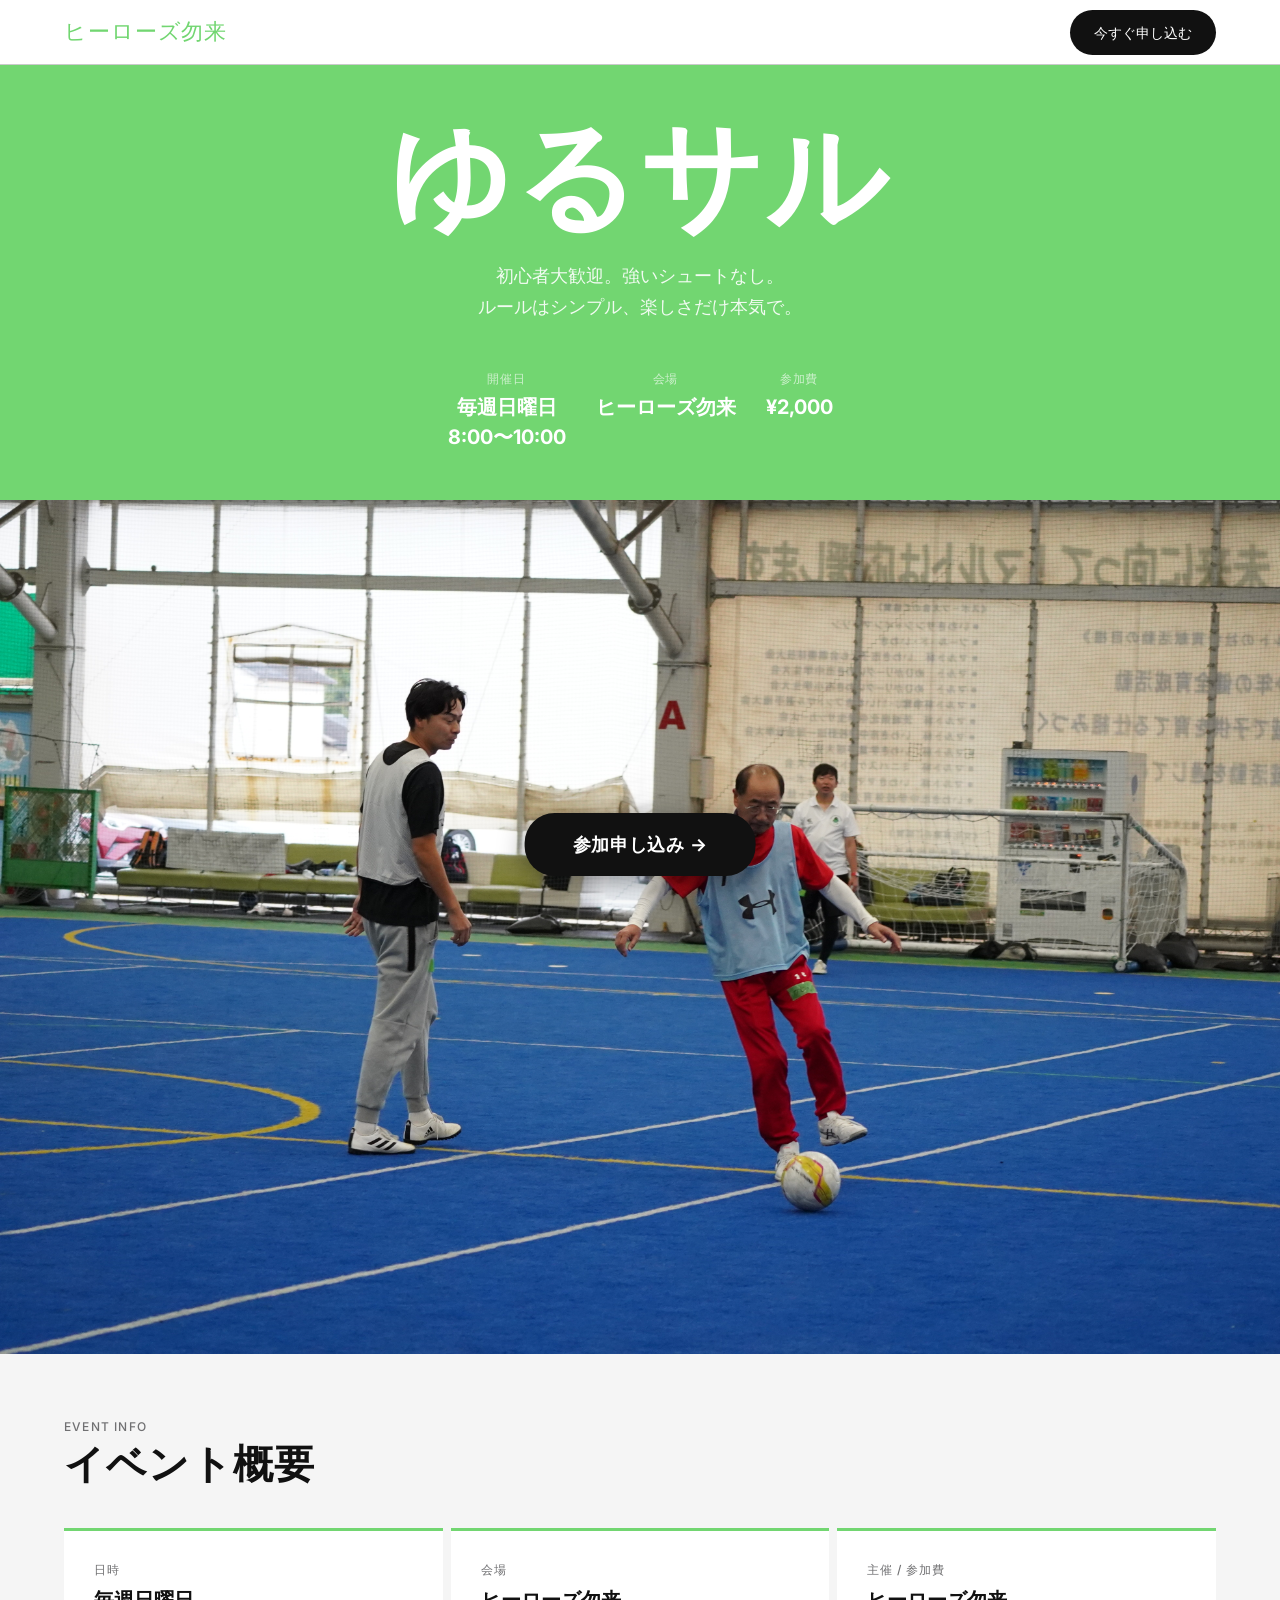
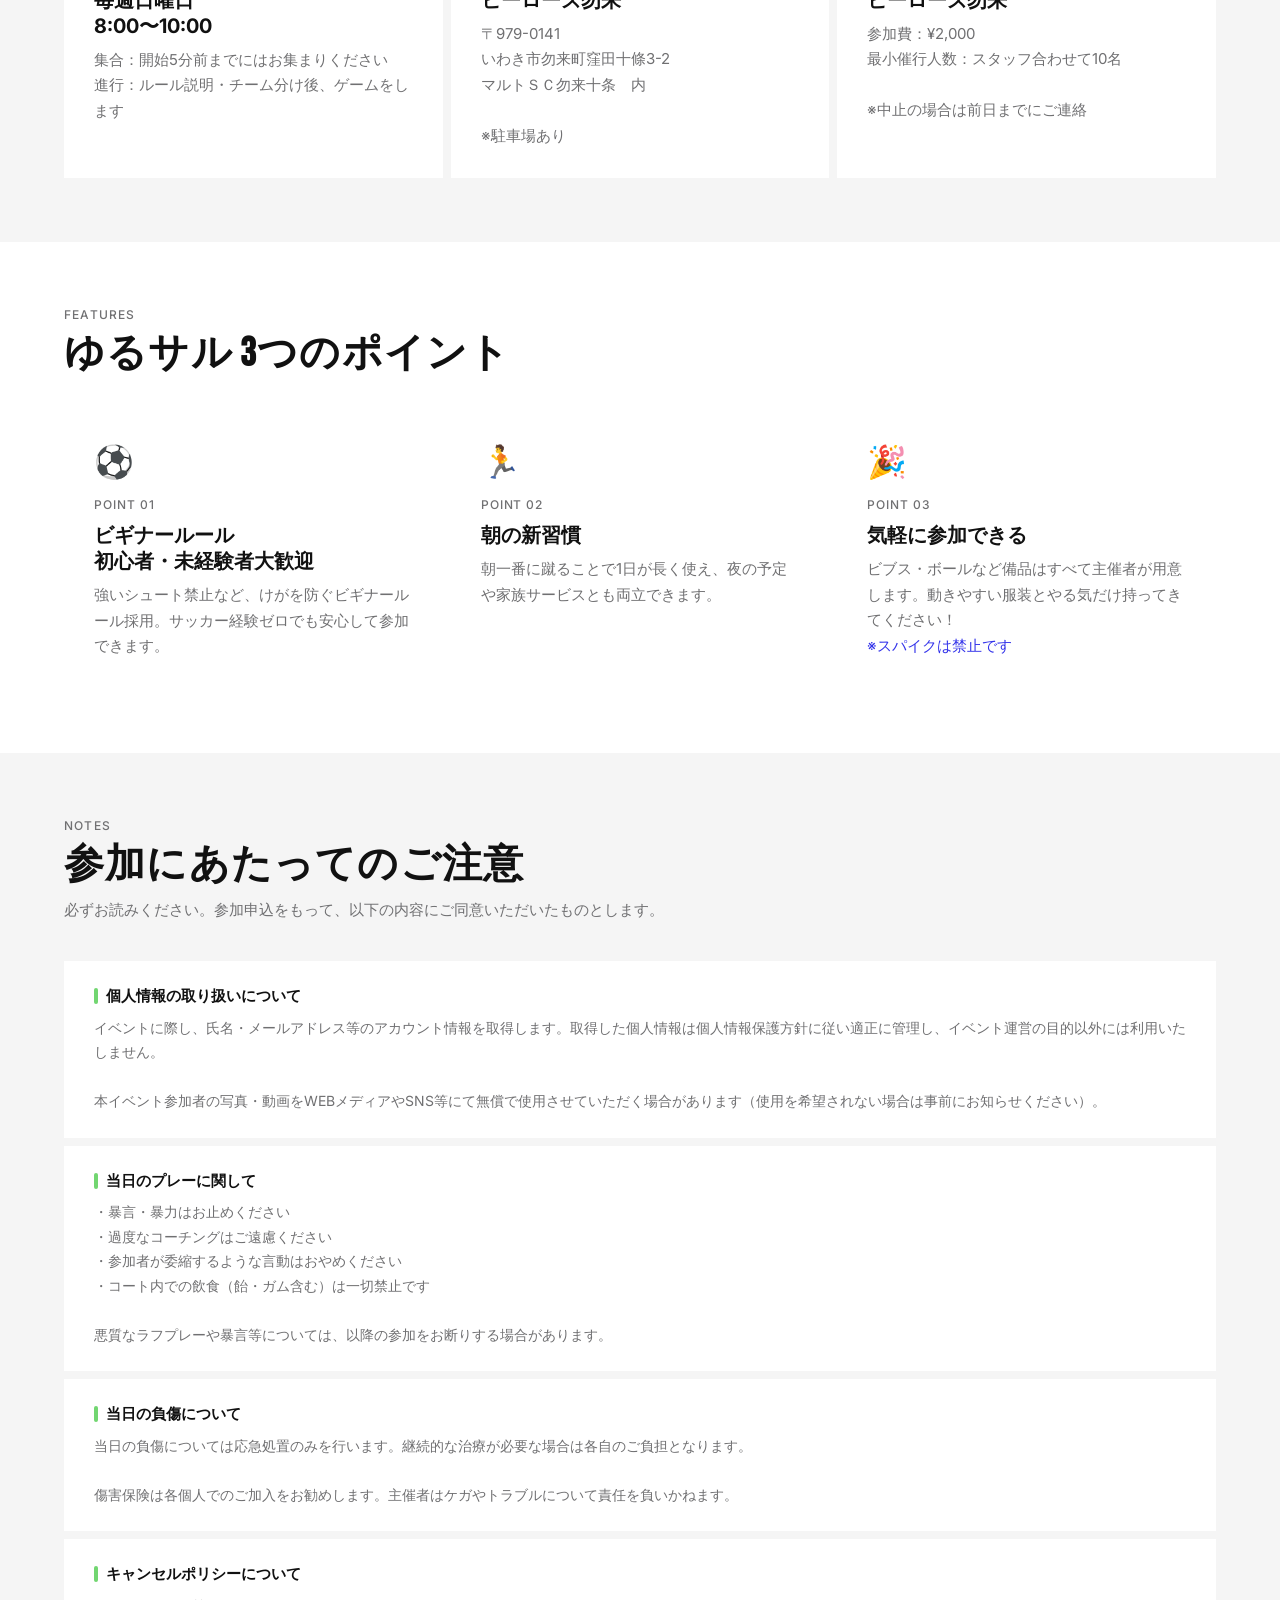
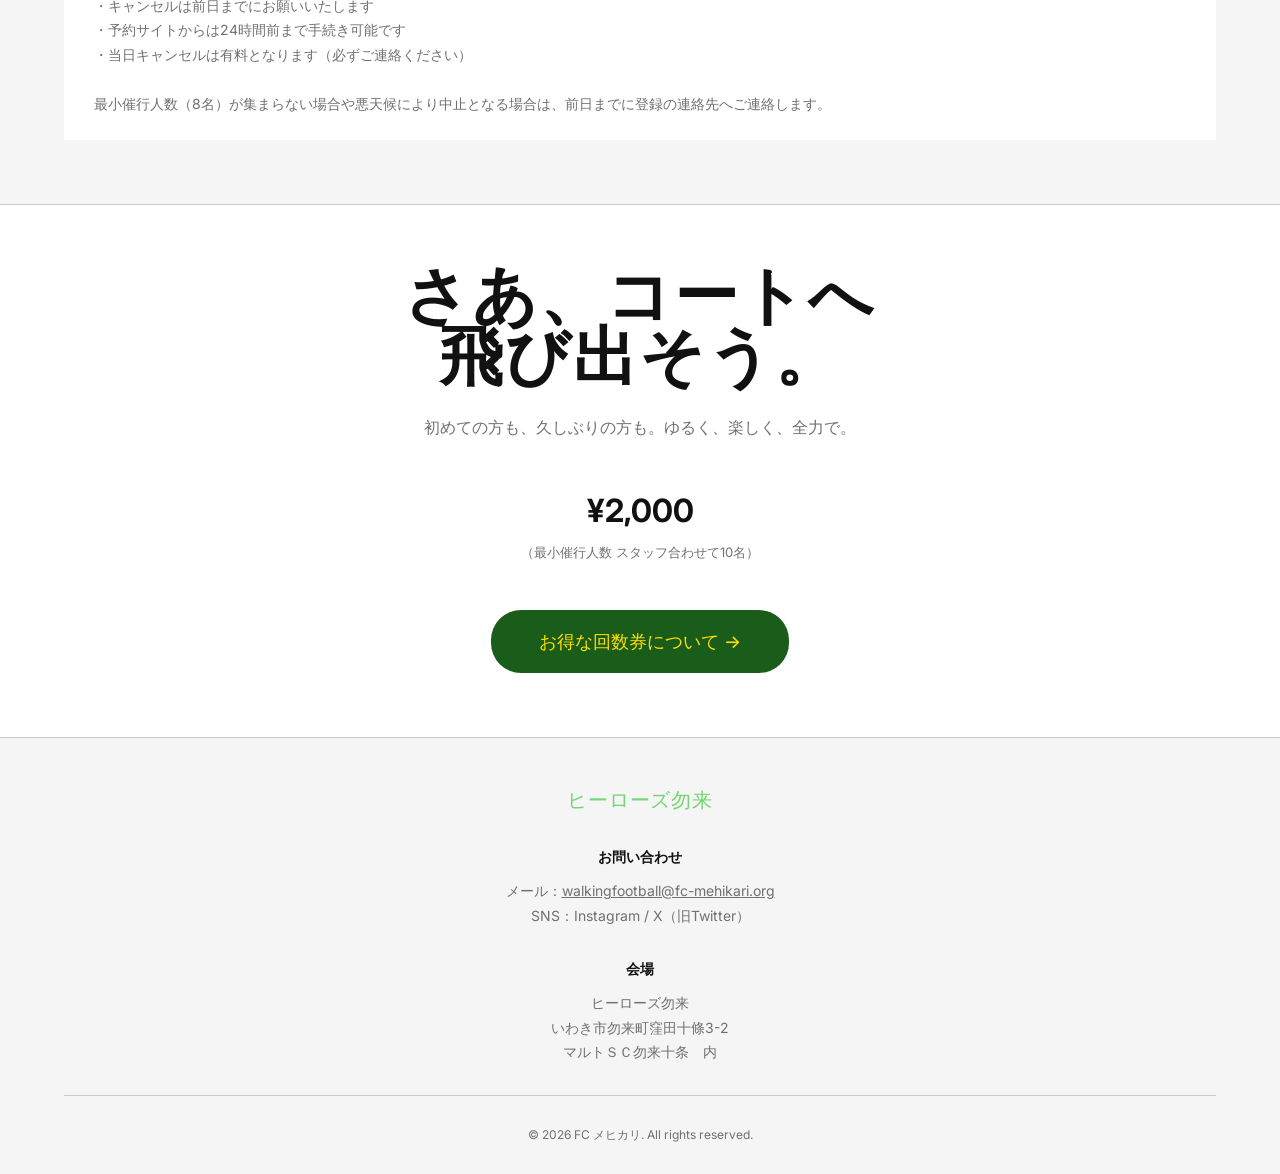
<file: yurusal/index.html>
<!doctype html>
<html lang="ja">
  <head>
    <meta charset="UTF-8" />
    <!-- Google tag (gtag.js) GA4：ヒーローズ勿来 -->
    <script async src="https://www.googletagmanager.com/gtag/js?id=G-108PCQNNNZ"></script>
    <script>
      window.dataLayer = window.dataLayer || [];
      function gtag(){dataLayer.push(arguments);}
      gtag('js', new Date());
      gtag('config', 'G-108PCQNNNZ');
    </script>
    <meta name="viewport" content="width=device-width, initial-scale=1.0" />
    <title>ゆるサル | FC メヒカリ × ヒーローズ勿来</title>
    <link rel="preconnect" href="https://fonts.googleapis.com" />
    <link rel="preconnect" href="https://fonts.gstatic.com" crossorigin />
    <link
      href="https://fonts.googleapis.com/css2?family=Bebas+Neue&family=Inter:wght@400;500;700&display=swap"
      rel="stylesheet"
    />
    <link rel="stylesheet" href="style.css" />
    <script
      src="https://mcp.figma.com/mcp/html-to-design/capture.js"
      async
    ></script>
  </head>
  <body>
    <!-- ナビゲーション -->
    <header class="nav">
      <div class="container">
        <nav class="nav__inner">
          <div class="nav__logo"><span>ヒーローズ勿来</span></div>
          <a
            href="https://tol-app.jp/s/heroes-nakoso/yx093u"
            class="btn-primary"
            style="font-size: 14px; padding: 12px 24px"
            target="_blank"
            >今すぐ申し込む</a
          >
        </nav>
      </div>
    </header>
    <!-- ヒーロー -->
    <section class="hero">
      <div class="container">
        <h1 class="hero__title">ゆるサル</h1>
        <p class="hero__sub">
          初心者大歓迎。強いシュートなし。<br />
          ルールはシンプル、楽しさだけ本気で。
        </p>

        <div class="hero__meta">
          <div class="hero__meta-item">
            <div class="hero__meta-label">開催日</div>
            <div class="hero__meta-value">毎週日曜日<br />8:00〜10:00</div>
          </div>
          <div class="hero__meta-item">
            <div class="hero__meta-label">会場</div>
            <div class="hero__meta-value">ヒーローズ勿来</div>
          </div>
          <div class="hero__meta-item">
            <div class="hero__meta-label">参加費</div>
            <div class="hero__meta-value">¥2,000</div>
          </div>
        </div>
      </div>
      <img
        src="assets/hero.jpg"
        alt="ゆるサルのプレー風景"
        class="hero__image"
      />
    </section>

    <!-- イベント概要 -->
    <section class="section section--alt" id="about">
      <div class="container">
        <div class="section__header">
          <p class="section__eyebrow">Event Info</p>
          <h2 class="section__title">イベント概要</h2>
        </div>

        <div class="card-grid">
          <div class="info-card">
            <div class="card__label">日時</div>
            <div class="card__title">毎週日曜日<br />8:00〜10:00</div>
            <div class="card__body">
              集合：開始5分前までにはお集まりください<br />進行：ルール説明・チーム分け後、ゲームをします
            </div>
          </div>
          <div class="info-card">
            <div class="card__label">会場</div>
            <div class="card__title">ヒーローズ勿来</div>
            <div class="card__body">
              〒979-0141<br />
              いわき市勿来町窪田十條3-2<br />
              マルトＳＣ勿来十条　内<br /><br />
              ※駐車場あり
            </div>
          </div>
          <div class="info-card">
            <div class="card__label">主催 / 参加費</div>
            <div class="card__title">ヒーローズ勿来</div>
            <div class="card__body">
              参加費：¥2,000<br />
              最小催行人数：スタッフ合わせて10名<br /><br />
              ※中止の場合は前日までにご連絡
            </div>
          </div>
        </div>
      </div>
    </section>

    <!-- 3つのポイント -->
    <section class="section" id="features">
      <div class="container">
        <div class="section__header">
          <p class="section__eyebrow">Features</p>
          <h2 class="section__title">ゆるサル 3つのポイント</h2>
        </div>

        <div class="card-grid">
          <div class="card">
            <div class="card__icon">⚽</div>
            <div class="card__label">Point 01</div>
            <div class="card__title">
              ビギナールール<br />初心者・未経験者大歓迎
            </div>
            <div class="card__body">
              強いシュート禁止など、けがを防ぐビギナールール採用。サッカー経験ゼロでも安心して参加できます。
            </div>
          </div>
          <div class="card">
            <div class="card__icon">🏃</div>
            <div class="card__label">Point 02</div>
            <div class="card__title">朝の新習慣</div>
            <div class="card__body">
              朝一番に蹴ることで1日が長く使え、夜の予定や家族サービスとも両立できます。
            </div>
          </div>
          <div class="card">
            <div class="card__icon">🎉</div>
            <div class="card__label">Point 03</div>
            <div class="card__title">気軽に参加できる</div>
            <div class="card__body">
              ビブス・ボールなど備品はすべて主催者が用意します。動きやすい服装とやる気だけ持ってきてください！
              <br /><span style="color: #3333ea">※スパイクは禁止です</span>
            </div>
          </div>
        </div>
      </div>
    </section>

    <!-- 参加にあたってのご注意 -->
    <section class="section section--alt" id="notes">
      <div class="container">
        <div class="section__header">
          <p class="section__eyebrow">Notes</p>
          <h2 class="section__title">参加にあたってのご注意</h2>
          <p style="margin-top: 12px; font-size: 15px; color: var(--mute)">
            必ずお読みください。参加申込をもって、以下の内容にご同意いただいたものとします。
          </p>
        </div>

        <div class="notes-grid">
          <div class="note-card">
            <div class="note-card__title">個人情報の取り扱いについて</div>
            <div class="note-card__body">
              イベントに際し、氏名・メールアドレス等のアカウント情報を取得します。取得した個人情報は個人情報保護方針に従い適正に管理し、イベント運営の目的以外には利用いたしません。<br /><br />
              本イベント参加者の写真・動画をWEBメディアやSNS等にて無償で使用させていただく場合があります（使用を希望されない場合は事前にお知らせください）。
            </div>
          </div>

          <div class="note-card">
            <div class="note-card__title">当日のプレーに関して</div>
            <div class="note-card__body">
              ・暴言・暴力はお止めください<br />
              ・過度なコーチングはご遠慮ください<br />
              ・参加者が委縮するような言動はおやめください<br />
              ・コート内での飲食（飴・ガム含む）は一切禁止です<br /><br />
              悪質なラフプレーや暴言等については、以降の参加をお断りする場合があります。
            </div>
          </div>

          <div class="note-card">
            <div class="note-card__title">当日の負傷について</div>
            <div class="note-card__body">
              当日の負傷については応急処置のみを行います。継続的な治療が必要な場合は各自のご負担となります。<br /><br />
              傷害保険は各個人でのご加入をお勧めします。主催者はケガやトラブルについて責任を負いかねます。
            </div>
          </div>

          <div class="note-card">
            <div class="note-card__title">キャンセルポリシーについて</div>
            <div class="note-card__body">
              ・キャンセルは前日までにお願いいたします<br />
              ・予約サイトからは24時間前まで手続き可能です<br />
              ・当日キャンセルは有料となります（必ずご連絡ください）<br /><br />
              最小催行人数（8名）が集まらない場合や悪天候により中止となる場合は、前日までに登録の連絡先へご連絡します。
            </div>
          </div>
        </div>
      </div>
    </section>

    <!-- CTAバンド -->
    <section class="cta-band" id="entry">
      <div class="container">
        <h2 class="cta-band__title">さあ、コートへ<br />飛び出そう。</h2>
        <p class="cta-band__sub">
          初めての方も、久しぶりの方も。ゆるく、楽しく、全力で。
        </p>
        <div class="cta-band__price">¥2,000</div>
        <p class="cta-band__price-note">
          （最小催行人数 スタッフ合わせて10名）
        </p>
        <a
          href="https://sites.google.com/view/heros28azule/%E5%80%8B%E4%BA%BA%E5%8F%82%E5%8A%A0%E5%9E%8B%E5%9B%9E%E6%95%B0%E5%88%B8?authuser=0"
          class="btn-primary btn-primary--dark-green"
          style="font-size: 18px; padding: 18px 48px"
          target="_blank"
          rel="noopener noreferrer"
          >お得な回数券について →</a
        >
      </div>
    </section>

    <!-- フッター -->
    <footer class="footer">
      <div class="container">
        <div class="footer__inner">
          <div>
            <div class="footer__logo"><span>ヒーローズ勿来</span></div>
          </div>
          <div>
            <div class="footer__col-title">お問い合わせ</div>
            <div class="footer__col-body">
              メール：<a
                href="mailto:walkingfootball@fc-mehikari.org"
                style="text-decoration: underline"
                >walkingfootball@fc-mehikari.org</a
              ><br />
              SNS：Instagram / X（旧Twitter）
            </div>
          </div>
          <div>
            <div class="footer__col-title">会場</div>
            <div class="footer__col-body">
              ヒーローズ勿来<br />
              いわき市勿来町窪田十條3-2<br />
              マルトＳＣ勿来十条　内
            </div>
          </div>
        </div>
        <p class="footer__copy">
          &copy; 2026 FC メヒカリ. All rights reserved.
        </p>
      </div>
    </footer>

    <!-- フローティング申し込みボタン -->
    <div class="float-cta" id="floatCta">
      <a
        href="https://tol-app.jp/s/heroes-nakoso/yx093u"
        class="btn-primary float-cta__btn"
        >参加申し込み →</a
      >
    </div>

    <script src="main.js"></script>
  </body>
</html>
</file>
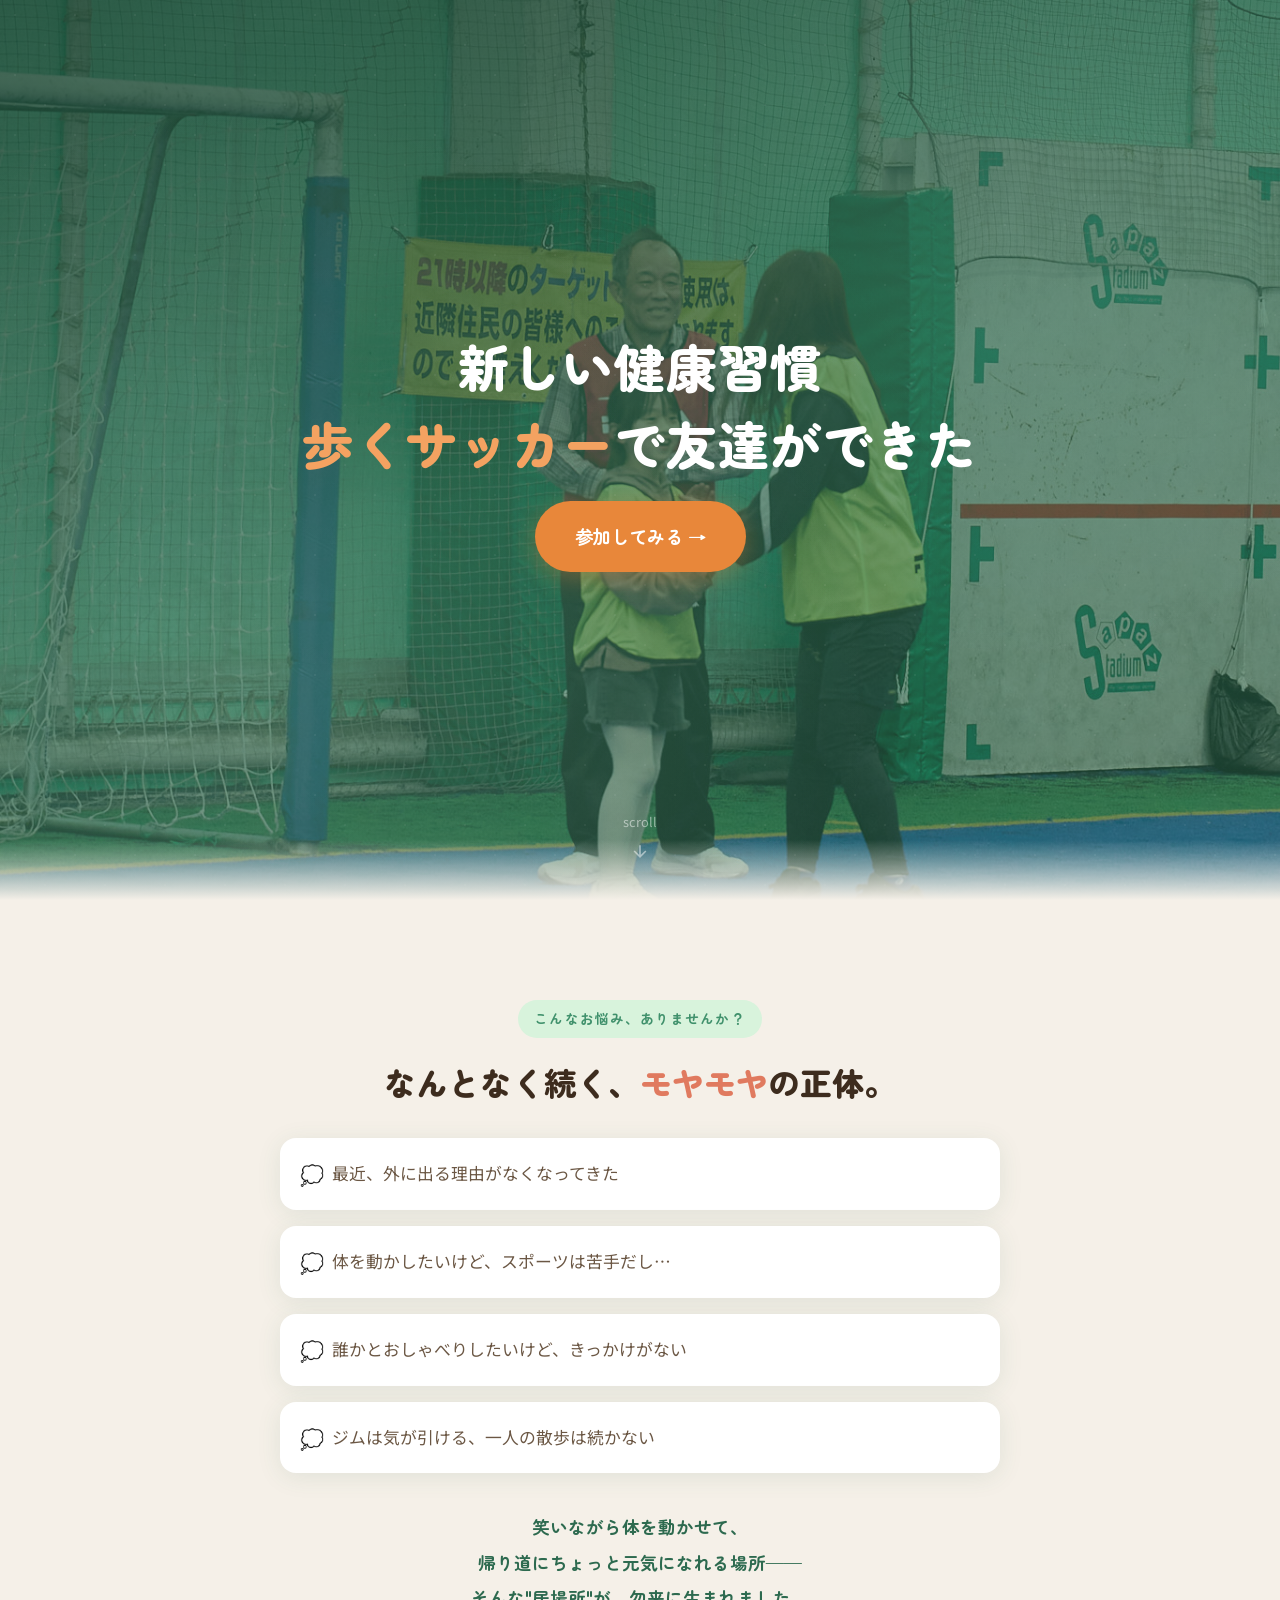
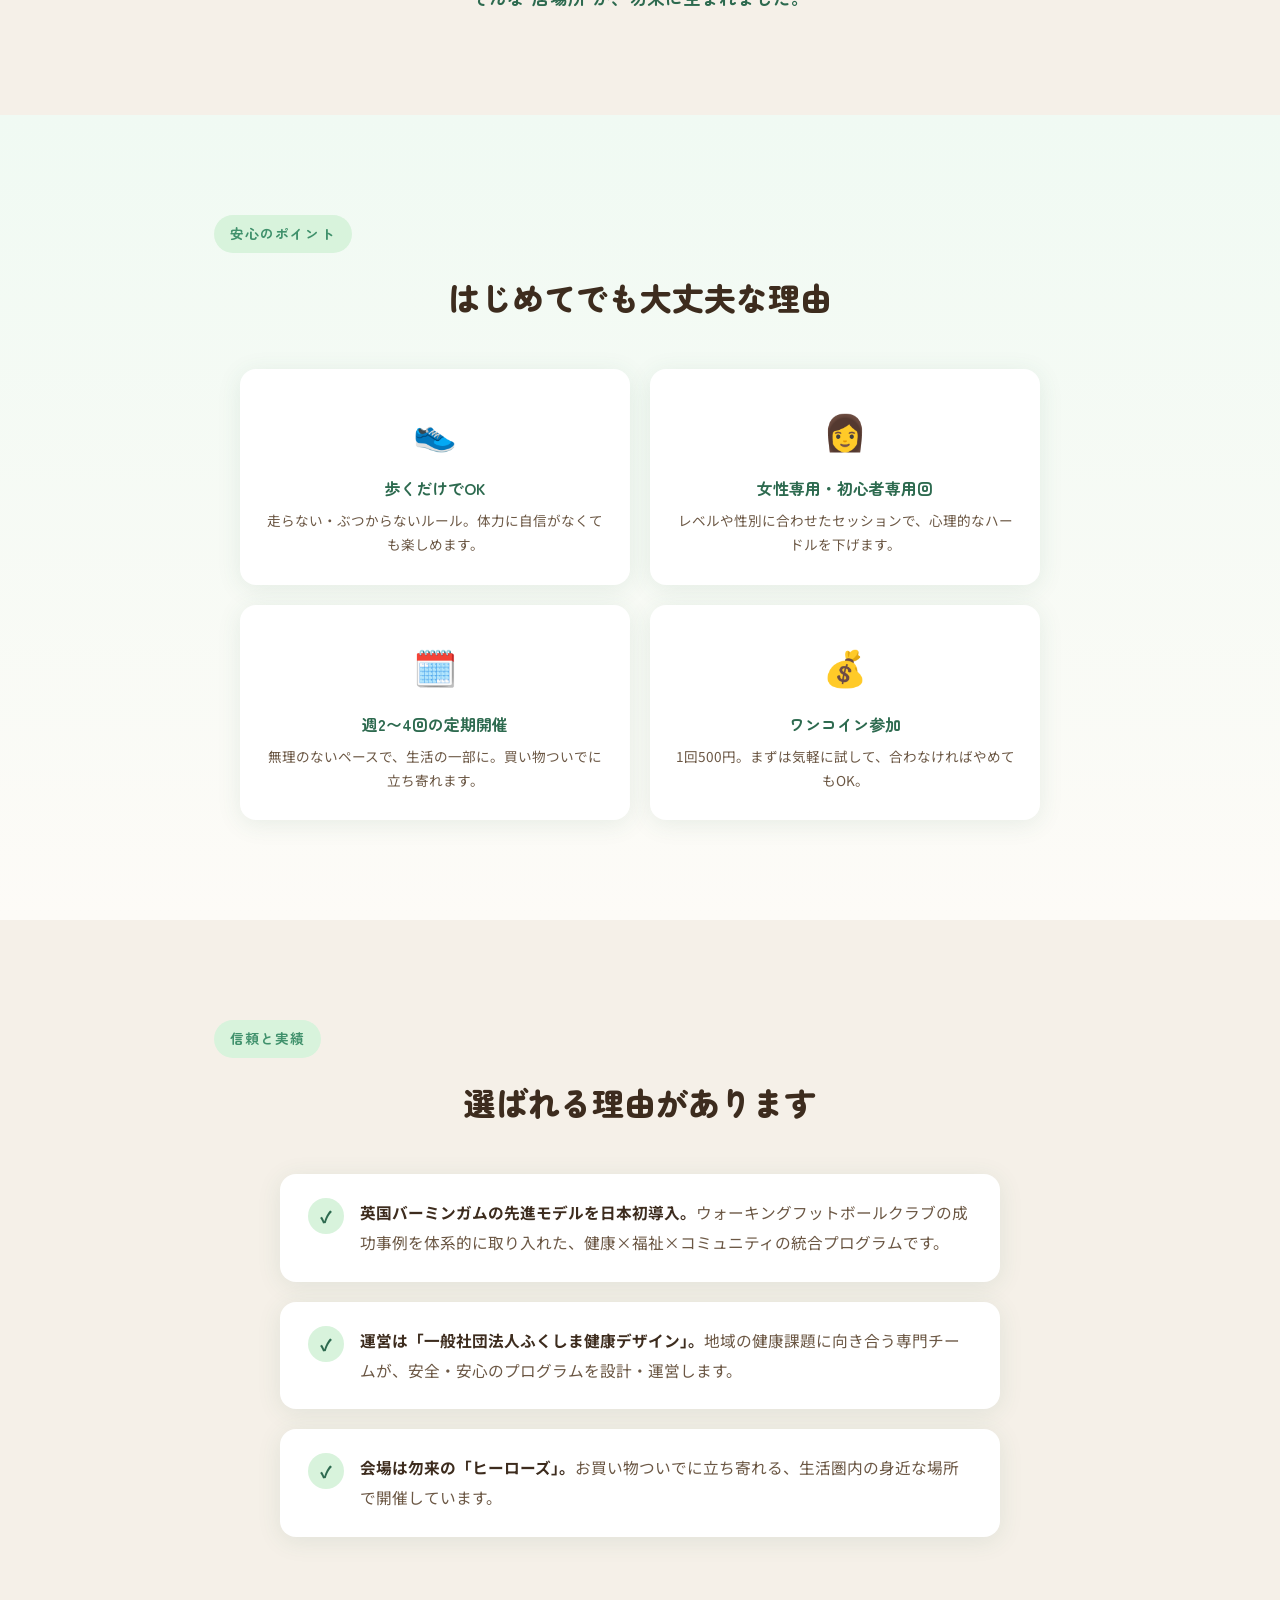
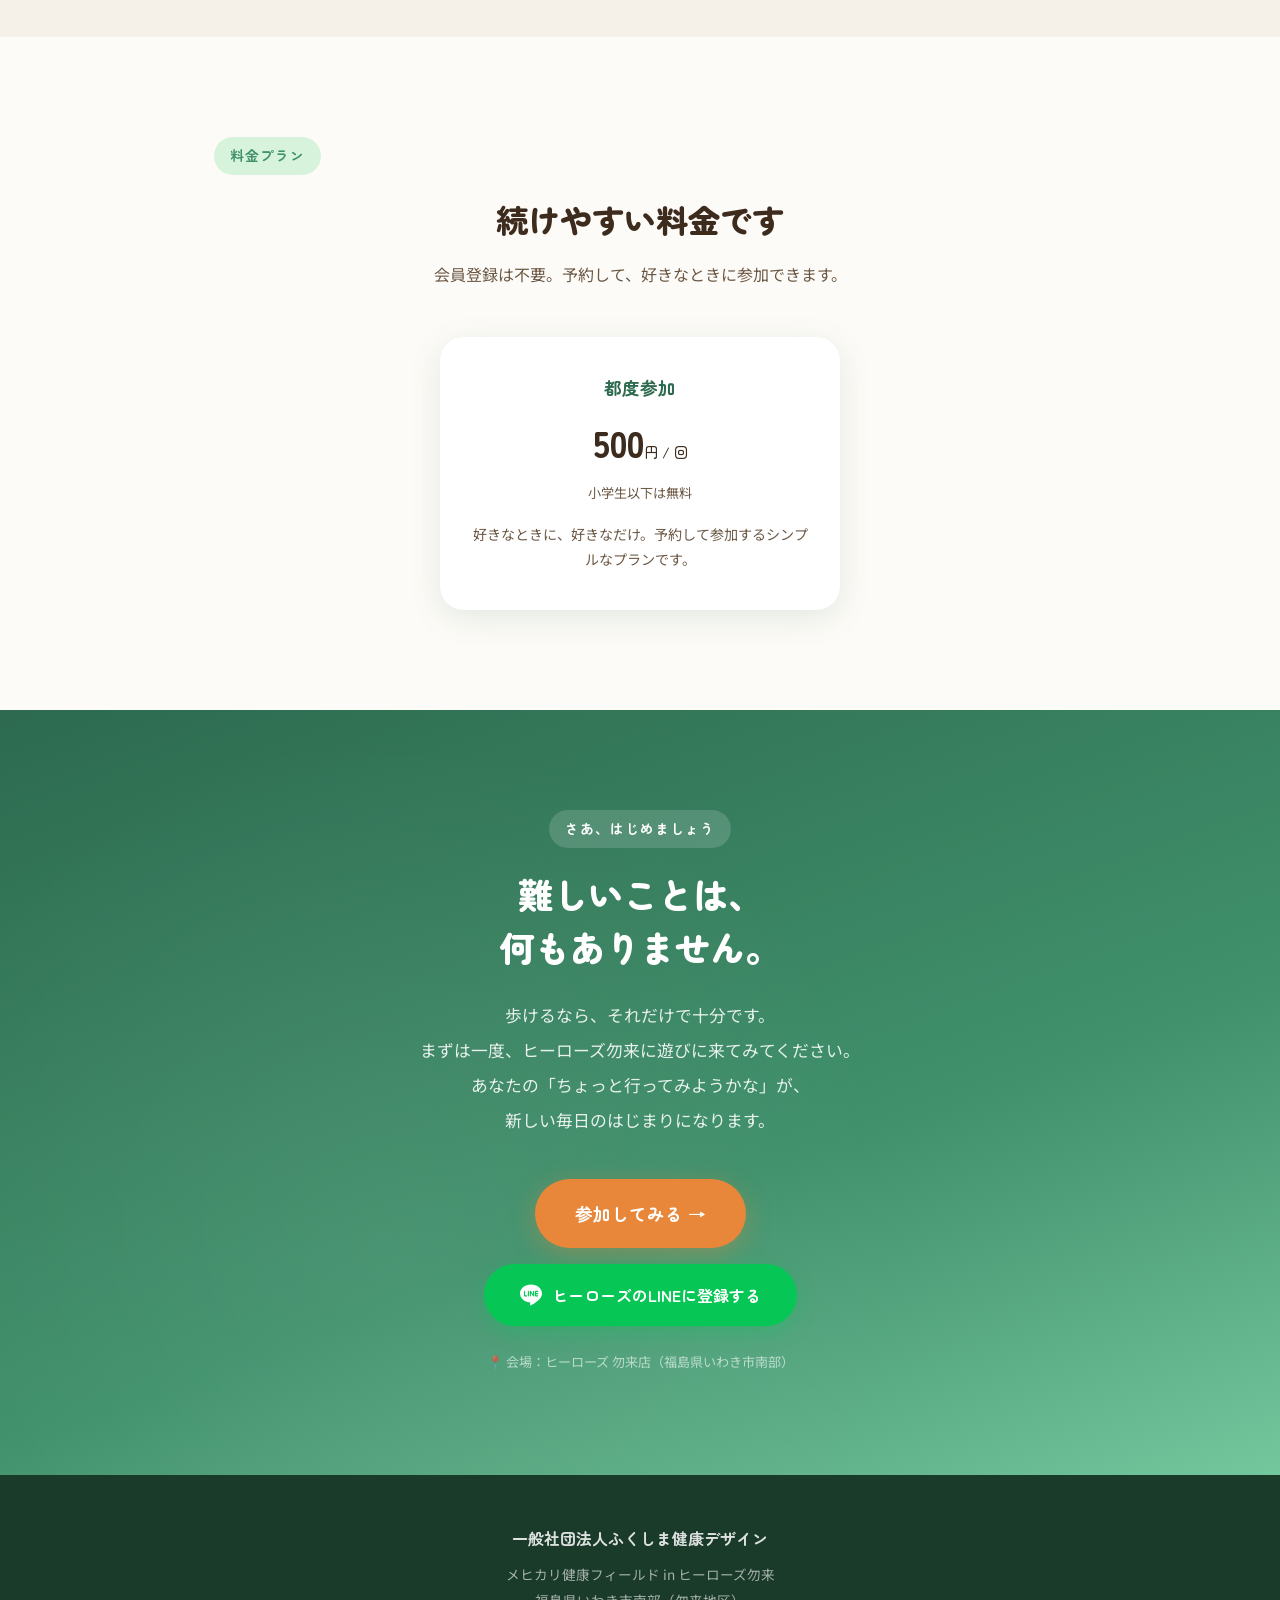
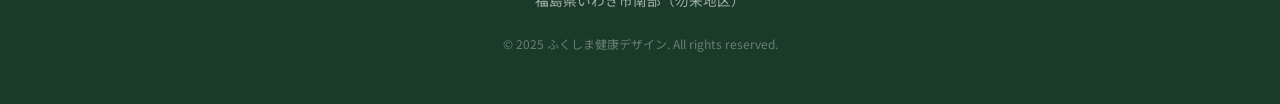
<file: contents/modal_mehikari.html>
<!doctype html>
<html lang="ja">
  <head>
    <meta charset="UTF-8" />
    <!-- Google tag (gtag.js) GA4：ヒーローズ勿来 -->
    <script async src="https://www.googletagmanager.com/gtag/js?id=G-108PCQNNNZ"></script>
    <script>
      window.dataLayer = window.dataLayer || [];
      function gtag(){dataLayer.push(arguments);}
      gtag('js', new Date());
      gtag('config', 'G-108PCQNNNZ');
    </script>
    <meta name="viewport" content="width=device-width, initial-scale=1.0" />
    <title>
      メヒカリ健康フィールド in
      ヒーローズ勿来｜歩いてつながる地域健康コミュニティ
    </title>
    <link rel="preconnect" href="https://fonts.googleapis.com" />
    <link
      href="https://fonts.googleapis.com/css2?family=Zen+Maru+Gothic:wght@400;500;700;900&family=Noto+Sans+JP:wght@300;400;500;700&display=swap"
      rel="stylesheet"
    />
    <style>
      :root {
        --green-deep: #2d6a4f;
        --green-mid: #40916c;
        --green-light: #74c69d;
        --green-pale: #d8f3dc;
        --green-faint: #f0faf3;
        --warm-white: #fdfbf7;
        --warm-cream: #f5f0e8;
        --orange-accent: #e8873a;
        --orange-light: #f4a261;
        --brown-text: #3d2c1e;
        --brown-soft: #6b5744;
        --coral: #e07a5f;
        --sky: #7ec8e3;
        --shadow-soft: 0 4px 24px rgba(45, 106, 79, 0.1);
        --shadow-card: 0 8px 32px rgba(45, 106, 79, 0.12);
        --radius: 16px;
        --radius-lg: 24px;
      }

      *,
      *::before,
      *::after {
        margin: 0;
        padding: 0;
        box-sizing: border-box;
      }

      html {
        scroll-behavior: smooth;
        font-size: 16px;
      }

      body {
        font-family: "Noto Sans JP", sans-serif;
        color: var(--brown-text);
        background: var(--warm-white);
        line-height: 1.9;
        font-weight: 400;
        overflow-x: hidden;
      }

      h1,
      h2,
      h3,
      h4 {
        font-family: "Zen Maru Gothic", sans-serif;
        line-height: 1.5;
      }

      img {
        max-width: 100%;
        display: block;
      }

      a {
        text-decoration: none;
        color: inherit;
      }

      .container {
        max-width: 900px;
        margin: 0 auto;
        padding: 0 24px;
      }

      /* ===================== HERO ===================== */
      .hero {
        position: relative;
        min-height: 100vh;
        display: flex;
        align-items: center;
        justify-content: center;
        /* 背景：ウォーキングフットボールの写真の上に、文字を読みやすくする緑の半透明を重ねる */
        background:
          linear-gradient(
            160deg,
            rgba(29, 72, 52, 0.85) 0%,
            rgba(45, 106, 79, 0.7) 50%,
            rgba(45, 106, 79, 0.55) 100%
          ),
          url("../wf/assets/hero-image.jpg") center 85% / cover no-repeat;
        overflow: hidden;
        text-align: center;
        padding: 60px 24px;
      }

      .hero::before {
        content: "";
        position: absolute;
        inset: 0;
        background:
          radial-gradient(
            circle at 20% 80%,
            rgba(255, 255, 255, 0.08) 0%,
            transparent 50%
          ),
          radial-gradient(
            circle at 80% 20%,
            rgba(255, 255, 255, 0.06) 0%,
            transparent 40%
          );
      }

      .hero-pattern {
        position: absolute;
        inset: 0;
        opacity: 0.05;
        background-image:
          radial-gradient(circle at 25% 25%, white 1px, transparent 1px),
          radial-gradient(circle at 75% 75%, white 1px, transparent 1px);
        background-size: 60px 60px;
      }

      .hero-content {
        position: relative;
        z-index: 2;
        max-width: 700px;
      }

      .hero-badge {
        display: inline-block;
        background: rgba(255, 255, 255, 0.18);
        backdrop-filter: blur(8px);
        color: white;
        font-size: 0.85rem;
        font-weight: 500;
        padding: 8px 20px;
        border-radius: 50px;
        margin-bottom: 28px;
        letter-spacing: 0.05em;
        border: 1px solid rgba(255, 255, 255, 0.25);
        animation: fadeSlideDown 0.8s ease both;
      }

      .hero h1 {
        color: white;
        font-size: clamp(2rem, 6vw, 3.2rem);
        font-weight: 900;
        margin-bottom: 20px;
        letter-spacing: 0.02em;
        animation: fadeSlideDown 0.8s 0.15s ease both;
      }

      .hero h1 .nowrap {
        display: inline-block;
      }

      .hero h1 em {
        font-style: normal;
        color: var(--orange-light);
      }

      .hero-sub {
        color: rgba(255, 255, 255, 0.92);
        font-size: clamp(1rem, 2.5vw, 1.2rem);
        font-weight: 400;
        margin-bottom: 40px;
        line-height: 2;
        animation: fadeSlideDown 0.8s 0.3s ease both;
      }

      .hero-cta {
        animation: fadeSlideDown 0.8s 0.45s ease both;
      }

      .btn-primary {
        display: inline-flex;
        align-items: center;
        gap: 8px;
        background: var(--orange-accent);
        color: white;
        font-family: "Zen Maru Gothic", sans-serif;
        font-size: 1.15rem;
        font-weight: 700;
        padding: 18px 40px;
        border-radius: 60px;
        border: none;
        cursor: pointer;
        transition: all 0.3s ease;
        box-shadow: 0 6px 24px rgba(232, 135, 58, 0.35);
      }

      .btn-primary:hover {
        transform: translateY(-3px);
        box-shadow: 0 10px 36px rgba(232, 135, 58, 0.45);
        background: #d47830;
      }

      .btn-secondary {
        display: inline-flex;
        align-items: center;
        gap: 8px;
        background: white;
        color: var(--green-deep);
        font-family: "Zen Maru Gothic", sans-serif;
        font-size: 1rem;
        font-weight: 700;
        padding: 16px 36px;
        border-radius: 60px;
        border: 2px solid var(--green-deep);
        cursor: pointer;
        transition: all 0.3s ease;
      }

      .btn-secondary:hover {
        background: var(--green-deep);
        color: white;
        transform: translateY(-2px);
      }

      .hero-scroll {
        position: absolute;
        bottom: 32px;
        left: 50%;
        transform: translateX(-50%);
        color: rgba(255, 255, 255, 0.5);
        font-size: 0.8rem;
        text-align: center;
        animation: bounce 2s infinite;
      }

      .hero-scroll span {
        display: block;
        margin-bottom: 6px;
      }
      .hero-scroll svg {
        width: 20px;
        height: 20px;
      }

      /* ===================== EMPATHY ===================== */
      .empathy {
        padding: 100px 24px;
        background: var(--warm-cream);
        position: relative;
      }

      .empathy::before {
        content: "";
        position: absolute;
        top: -60px;
        left: 0;
        right: 0;
        height: 60px;
        background: linear-gradient(to bottom, transparent, var(--warm-cream));
      }

      .section-label {
        display: inline-block;
        font-family: "Zen Maru Gothic", sans-serif;
        font-size: 0.85rem;
        font-weight: 700;
        color: var(--green-mid);
        background: var(--green-pale);
        padding: 6px 16px;
        border-radius: 50px;
        margin-bottom: 20px;
        letter-spacing: 0.08em;
      }

      .empathy-text {
        max-width: 720px;
        margin: 0 auto;
        text-align: center;
      }

      .empathy-text h2 {
        font-size: clamp(1.5rem, 4vw, 2rem);
        color: var(--brown-text);
        margin-bottom: 32px;
        font-weight: 900;
      }

      .empathy-text h2 em {
        font-style: normal;
        color: var(--coral);
      }

      .worry-list {
        display: flex;
        flex-direction: column;
        gap: 16px;
        margin-bottom: 36px;
      }

      .worry-item {
        background: white;
        border-radius: var(--radius);
        padding: 20px 28px;
        font-size: 1.05rem;
        color: var(--brown-soft);
        box-shadow: var(--shadow-soft);
        text-align: left;
        position: relative;
        padding-left: 52px;
      }

      .worry-item::before {
        content: "💭";
        position: absolute;
        left: 20px;
        top: 50%;
        transform: translateY(-50%);
        font-size: 1.2rem;
      }

      .empathy-resolve {
        font-size: 1.1rem;
        color: var(--green-deep);
        font-weight: 700;
        font-family: "Zen Maru Gothic", sans-serif;
        line-height: 2;
      }

      /* ===================== BENEFITS ===================== */
      .benefits {
        padding: 100px 24px;
        background: var(--warm-white);
      }

      .benefits .container {
        text-align: center;
      }

      .benefits h2 {
        font-size: clamp(1.5rem, 4vw, 2rem);
        margin-bottom: 12px;
        font-weight: 900;
      }

      .benefits-lead {
        color: var(--brown-soft);
        font-size: 1rem;
        margin-bottom: 56px;
      }

      .benefit-cards {
        display: flex;
        flex-direction: column;
        gap: 32px;
      }

      .benefit-card {
        background: white;
        border-radius: var(--radius-lg);
        padding: 44px 36px;
        box-shadow: var(--shadow-card);
        text-align: left;
        position: relative;
        overflow: hidden;
        transition: transform 0.3s ease;
      }

      .benefit-card:hover {
        transform: translateY(-4px);
      }

      .benefit-card::before {
        content: "";
        position: absolute;
        top: 0;
        left: 0;
        width: 6px;
        height: 100%;
      }

      .benefit-card:nth-child(1)::before {
        background: var(--green-mid);
      }
      .benefit-card:nth-child(2)::before {
        background: var(--orange-accent);
      }
      .benefit-card:nth-child(3)::before {
        background: var(--sky);
      }

      .benefit-num {
        display: inline-flex;
        align-items: center;
        justify-content: center;
        width: 40px;
        height: 40px;
        border-radius: 50%;
        font-family: "Zen Maru Gothic", sans-serif;
        font-weight: 900;
        font-size: 1rem;
        color: white;
        margin-bottom: 16px;
      }

      .benefit-card:nth-child(1) .benefit-num {
        background: var(--green-mid);
      }
      .benefit-card:nth-child(2) .benefit-num {
        background: var(--orange-accent);
      }
      .benefit-card:nth-child(3) .benefit-num {
        background: var(--sky);
      }

      .benefit-card h3 {
        font-size: 1.3rem;
        font-weight: 900;
        margin-bottom: 4px;
        color: var(--brown-text);
      }

      .benefit-tag {
        display: inline-block;
        font-size: 0.78rem;
        font-weight: 700;
        padding: 3px 10px;
        border-radius: 50px;
        margin-bottom: 14px;
      }

      .benefit-card:nth-child(1) .benefit-tag {
        background: var(--green-pale);
        color: var(--green-deep);
      }
      .benefit-card:nth-child(2) .benefit-tag {
        background: #ffecd2;
        color: #b05c1a;
      }
      .benefit-card:nth-child(3) .benefit-tag {
        background: #ddf1f8;
        color: #2a7a9b;
      }

      .benefit-card p {
        color: var(--brown-soft);
        font-size: 0.98rem;
        line-height: 2;
      }

      /* ===================== FEATURES ===================== */
      .features {
        padding: 100px 24px;
        background: linear-gradient(
          180deg,
          var(--green-faint) 0%,
          var(--warm-white) 100%
        );
      }

      .features h2 {
        text-align: center;
        font-size: clamp(1.5rem, 4vw, 2rem);
        margin-bottom: 48px;
        font-weight: 900;
      }

      .feature-grid {
        display: grid;
        grid-template-columns: 1fr 1fr;
        gap: 20px;
        max-width: 800px;
        margin: 0 auto;
      }

      .feature-item {
        background: white;
        border-radius: var(--radius);
        padding: 28px 24px;
        text-align: center;
        box-shadow: var(--shadow-soft);
        transition: transform 0.3s ease;
      }

      .feature-item:hover {
        transform: translateY(-3px);
      }

      .feature-icon {
        font-size: 2.2rem;
        margin-bottom: 12px;
      }

      .feature-item h4 {
        font-size: 1rem;
        font-weight: 700;
        margin-bottom: 8px;
        color: var(--green-deep);
      }

      .feature-item p {
        font-size: 0.85rem;
        color: var(--brown-soft);
        line-height: 1.8;
      }

      /* ===================== TRUST ===================== */
      .trust {
        padding: 100px 24px;
        background: var(--warm-cream);
      }

      .trust h2 {
        text-align: center;
        font-size: clamp(1.5rem, 4vw, 2rem);
        margin-bottom: 48px;
        font-weight: 900;
      }

      .trust-items {
        display: flex;
        flex-direction: column;
        gap: 20px;
        max-width: 720px;
        margin: 0 auto;
      }

      .trust-item {
        display: flex;
        align-items: flex-start;
        gap: 16px;
        background: white;
        border-radius: var(--radius);
        padding: 24px 28px;
        box-shadow: var(--shadow-soft);
      }

      .trust-check {
        flex-shrink: 0;
        width: 36px;
        height: 36px;
        background: var(--green-pale);
        border-radius: 50%;
        display: flex;
        align-items: center;
        justify-content: center;
        color: var(--green-deep);
        font-weight: 900;
        font-size: 1rem;
      }

      .trust-item p {
        font-size: 0.98rem;
        color: var(--brown-soft);
        line-height: 1.9;
      }

      .trust-item p strong {
        color: var(--brown-text);
      }

      /* ===================== PRICE ===================== */
      .price {
        padding: 100px 24px;
        background: var(--warm-white);
      }

      .price h2 {
        text-align: center;
        font-size: clamp(1.5rem, 4vw, 2rem);
        margin-bottom: 16px;
        font-weight: 900;
      }

      .price-lead {
        text-align: center;
        color: var(--brown-soft);
        margin-bottom: 48px;
      }

      .price-cards {
        display: grid;
        grid-template-columns: repeat(auto-fit, minmax(240px, 1fr));
        gap: 24px;
        max-width: 400px; /* 料金は都度参加の1枚のみ（カードを増やすときは800pxに戻す） */
        margin: 0 auto;
      }

      .price-card {
        background: white;
        border-radius: var(--radius-lg);
        padding: 36px 28px;
        text-align: center;
        box-shadow: var(--shadow-card);
        border: 2px solid transparent;
        transition: all 0.3s ease;
      }

      .price-card.featured {
        border-color: var(--orange-accent);
        position: relative;
      }

      .price-card.featured::after {
        content: "おすすめ";
        position: absolute;
        top: -12px;
        left: 50%;
        transform: translateX(-50%);
        background: var(--orange-accent);
        color: white;
        font-family: "Zen Maru Gothic", sans-serif;
        font-size: 0.78rem;
        font-weight: 700;
        padding: 4px 16px;
        border-radius: 50px;
      }

      .price-card h3 {
        font-size: 1.1rem;
        font-weight: 700;
        color: var(--green-deep);
        margin-bottom: 8px;
      }

      .price-amount {
        font-family: "Zen Maru Gothic", sans-serif;
        font-size: 2.2rem;
        font-weight: 900;
        color: var(--brown-text);
        margin-bottom: 4px;
      }

      .price-amount small {
        font-size: 0.9rem;
        font-weight: 500;
      }

      .price-note {
        font-size: 0.82rem;
        color: var(--brown-soft);
        margin-bottom: 16px;
      }

      .price-desc {
        font-size: 0.88rem;
        color: var(--brown-soft);
        line-height: 1.8;
      }

      /* ===================== CTA FINAL ===================== */
      .cta-final {
        padding: 100px 24px;
        background: linear-gradient(
          160deg,
          var(--green-deep) 0%,
          var(--green-mid) 60%,
          var(--green-light) 100%
        );
        text-align: center;
        position: relative;
        overflow: hidden;
      }

      .cta-final::before {
        content: "";
        position: absolute;
        inset: 0;
        background: radial-gradient(
          circle at 30% 70%,
          rgba(255, 255, 255, 0.06) 0%,
          transparent 50%
        );
      }

      .cta-final-content {
        position: relative;
        z-index: 2;
        max-width: 640px;
        margin: 0 auto;
      }

      .cta-final h2 {
        color: white;
        font-size: clamp(1.5rem, 4vw, 2.2rem);
        font-weight: 900;
        margin-bottom: 24px;
      }

      .cta-final-text {
        color: rgba(255, 255, 255, 0.88);
        font-size: 1.05rem;
        line-height: 2.1;
        margin-bottom: 40px;
      }

      .cta-buttons {
        display: flex;
        flex-direction: column;
        align-items: center;
        gap: 16px;
      }

      .btn-line {
        display: inline-flex;
        align-items: center;
        gap: 10px;
        background: #06c755;
        color: white;
        font-family: "Zen Maru Gothic", sans-serif;
        font-size: 1rem;
        font-weight: 700;
        padding: 16px 36px;
        border-radius: 60px;
        border: none;
        cursor: pointer;
        transition: all 0.3s ease;
        box-shadow: 0 6px 20px rgba(6, 199, 85, 0.3);
      }

      .btn-line:hover {
        transform: translateY(-3px);
        box-shadow: 0 10px 30px rgba(6, 199, 85, 0.4);
      }

      .cta-note {
        color: rgba(255, 255, 255, 0.6);
        font-size: 0.82rem;
        margin-top: 24px;
      }

      /* ===================== FOOTER ===================== */
      footer {
        padding: 48px 24px;
        background: #1a3a2a;
        color: rgba(255, 255, 255, 0.6);
        text-align: center;
        font-size: 0.85rem;
      }

      footer .org-name {
        color: rgba(255, 255, 255, 0.85);
        font-family: "Zen Maru Gothic", sans-serif;
        font-weight: 700;
        font-size: 1rem;
        margin-bottom: 8px;
      }

      footer .location {
        margin-bottom: 20px;
      }

      footer .copy {
        font-size: 0.75rem;
        color: rgba(255, 255, 255, 0.35);
      }

      /* ===================== ANIMATIONS ===================== */
      @keyframes fadeSlideDown {
        from {
          opacity: 0;
          transform: translateY(-20px);
        }
        to {
          opacity: 1;
          transform: translateY(0);
        }
      }

      @keyframes bounce {
        0%,
        100% {
          transform: translateX(-50%) translateY(0);
        }
        50% {
          transform: translateX(-50%) translateY(8px);
        }
      }

      .reveal {
        opacity: 0;
        transform: translateY(30px);
        transition:
          opacity 0.7s ease,
          transform 0.7s ease;
      }

      .reveal.visible {
        opacity: 1;
        transform: translateY(0);
      }

      /* ===================== RESPONSIVE ===================== */
      @media (max-width: 640px) {
        .hero {
          min-height: 90vh;
          padding: 48px 20px;
        }
        .btn-primary {
          font-size: 1rem;
          padding: 16px 32px;
        }
        .empathy,
        .benefits,
        .features,
        .trust,
        .price,
        .cta-final {
          padding: 72px 20px;
        }
        .feature-grid {
          grid-template-columns: 1fr;
        }
        .price-cards {
          grid-template-columns: 1fr;
        }
        .benefit-card {
          padding: 32px 24px;
        }
        .worry-item {
          font-size: 0.95rem;
          padding: 16px 20px 16px 46px;
        }
      }
    </style>
  </head>
  <body>
    <!-- ========== HERO ========== -->
    <section class="hero">
      <div class="hero-pattern"></div>
      <div class="hero-content">
        <h1>新しい健康習慣<br /><span class="nowrap"><em>歩くサッカー</em>で</span><span class="nowrap">友達ができた</span></h1>
        <div class="hero-cta">
          <a href="https://reserve.fc-mehikari.org/reserve/kenko-field" class="btn-primary" target="_blank" rel="noopener"> 参加してみる → </a>
        </div>
      </div>
      <div class="hero-scroll">
        <span>scroll</span>
        <svg
          viewBox="0 0 24 24"
          fill="none"
          stroke="currentColor"
          stroke-width="2"
        >
          <path d="M12 5v14M5 12l7 7 7-7" />
        </svg>
      </div>
    </section>

    <!-- ========== EMPATHY ========== -->
    <section class="empathy">
      <div class="empathy-text reveal">
        <span class="section-label">こんなお悩み、ありませんか？</span>
        <h2>なんとなく続く、<em>モヤモヤ</em>の正体。</h2>
        <div class="worry-list">
          <div class="worry-item">最近、外に出る理由がなくなってきた</div>
          <div class="worry-item">体を動かしたいけど、スポーツは苦手だし…</div>
          <div class="worry-item">
            誰かとおしゃべりしたいけど、きっかけがない
          </div>
          <div class="worry-item">ジムは気が引ける、一人の散歩は続かない</div>
        </div>
        <p class="empathy-resolve">
          笑いながら体を動かせて、<br />帰り道にちょっと元気になれる場所——<br />
          そんな<strong>"居場所"</strong>が、勿来に生まれました。
        </p>
      </div>
    </section>

    <!-- ========== BENEFITS（3つの特長：現在非表示。再表示するときは、すぐ下の開始記号と、セクション末尾の終了記号の2行を削除） ========== -->
    <!--
    <section class="benefits">
      <div class="container">
        <span class="section-label">3つの特長</span>
        <h2>ここが、ちょっと違います。</h2>
        <p class="benefits-lead">
          スポーツ教室でもジムでもない、新しいかたちの健康コミュニティ。
        </p>

        <div class="benefit-cards">
          <div class="benefit-card reveal">
            <div class="benefit-num">1</div>
            <h3>楽しんでいたら、健康になっていた</h3>
            <span class="benefit-tag">健康価値</span>
            <p>
              中心プログラムは「ウォーキングフットボール」。走らない・ぶつからない・歩くだけのやさしいスポーツです。女性専用回・初心者専用回があるので、運動経験ゼロでも安心。フレイル予防や運動習慣づくりにもつながります。
            </p>
          </div>

          <div class="benefit-card reveal">
            <div class="benefit-num">2</div>
            <h3>運動は3割、おしゃべりが7割</h3>
            <span class="benefit-tag">社会的価値</span>
            <p>
              体を動かしたあとは、みんなでゆっくり談話する「自分カフェ」タイム。一人で来ても、帰るころには知り合いが増えている。そんな"会いに行きたくなる場所"です。
            </p>
          </div>

          <div class="benefit-card reveal">
            <div class="benefit-num">3</div>
            <h3>地域まるごと、あなたの健康を応援</h3>
            <span class="benefit-tag">地域価値</span>
            <p>
              地元スーパーと連携した健康食の提案、保険会社による健康測定会、地域スポーツチームとの交流イベントなど、暮らしの中で自然と健康になれる仕組みがあります。
            </p>
          </div>
        </div>
      </div>
    </section>
    -->

    <!-- ========== FEATURES ========== -->
    <section class="features">
      <div class="container">
        <span class="section-label">安心のポイント</span>
        <h2>はじめてでも大丈夫な理由</h2>

        <div class="feature-grid">
          <div class="feature-item reveal">
            <div class="feature-icon">👟</div>
            <h4>歩くだけでOK</h4>
            <p>
              走らない・ぶつからないルール。体力に自信がなくても楽しめます。
            </p>
          </div>
          <div class="feature-item reveal">
            <div class="feature-icon">👩</div>
            <h4>女性専用・初心者専用回</h4>
            <p>
              レベルや性別に合わせたセッションで、心理的なハードルを下げます。
            </p>
          </div>
          <div class="feature-item reveal">
            <div class="feature-icon">🗓️</div>
            <h4>週2〜4回の定期開催</h4>
            <p>
              無理のないペースで、生活の一部に。買い物ついでに立ち寄れます。
            </p>
          </div>
          <div class="feature-item reveal">
            <div class="feature-icon">💰</div>
            <h4>ワンコイン参加</h4>
            <p>1回500円。まずは気軽に試して、合わなければやめてもOK。</p>
          </div>
        </div>
      </div>
    </section>

    <!-- ========== TRUST ========== -->
    <section class="trust">
      <div class="container">
        <span class="section-label">信頼と実績</span>
        <h2>選ばれる理由があります</h2>

        <div class="trust-items">
          <div class="trust-item reveal">
            <div class="trust-check">✓</div>
            <p>
              <strong>英国バーミンガムの先進モデルを日本初導入。</strong
              >ウォーキングフットボールクラブの成功事例を体系的に取り入れた、健康×福祉×コミュニティの統合プログラムです。
            </p>
          </div>
          <div class="trust-item reveal">
            <div class="trust-check">✓</div>
            <p>
              <strong>運営は「一般社団法人ふくしま健康デザイン」。</strong
              >地域の健康課題に向き合う専門チームが、安全・安心のプログラムを設計・運営します。
            </p>
          </div>
          <!-- 行政・医療・福祉機関との連携（現状連携していないため非表示）
          <div class="trust-item reveal">
            <div class="trust-check">✓</div>
            <p>
              <strong>行政・医療・福祉機関との連携。</strong
              >いわき市のまちづくり活動支援事業として、保健センターや地域包括支援センターとも協力しています。
            </p>
          </div>
          -->
          <div class="trust-item reveal">
            <div class="trust-check">✓</div>
            <p>
              <strong>会場は勿来の「ヒーローズ」。</strong
              >お買い物ついでに立ち寄れる、生活圏内の身近な場所で開催しています。
            </p>
          </div>
        </div>
      </div>
    </section>

    <!-- ========== PRICE ========== -->
    <section class="price">
      <div class="container">
        <span class="section-label">料金プラン</span>
        <h2>続けやすい料金です</h2>
        <p class="price-lead">
          会員登録は不要。予約して、好きなときに参加できます。
        </p>

        <div class="price-cards">
          <!-- 初回無料体験（現在は実施していないため非表示）
          <div class="price-card reveal">
            <h3>はじめての方</h3>
            <div class="price-amount"><small>初回</small> 無料</div>
            <p class="price-note">お試し体験</p>
            <p class="price-desc">
              まずは一度、気軽に遊びに来てください。持ち物は動きやすい服装と室内シューズだけ。
            </p>
          </div>
          -->

          <div class="price-card reveal">
            <h3>都度参加</h3>
            <div class="price-amount">500<small>円 / 回</small></div>
            <p class="price-note">小学生以下は無料</p>
            <p class="price-desc">
              好きなときに、好きなだけ。予約して参加するシンプルなプランです。
            </p>
          </div>

          <!-- 月額会員（会員価格は設けていないため非表示）
          <div class="price-card reveal">
            <h3>月額会員</h3>
            <div class="price-amount">3,000<small>円〜 / 月</small></div>
            <p class="price-note">通い放題でお得</p>
            <p class="price-desc">
              週に何度でも参加OK。仲間との交流もぐっと深まります。
            </p>
          </div>
          -->
        </div>
      </div>
    </section>

    <!-- ========== CTA FINAL ========== -->
    <section class="cta-final" id="cta">
      <div class="cta-final-content reveal">
        <span
          class="section-label"
          style="background: rgba(255, 255, 255, 0.15); color: white"
          >さあ、はじめましょう</span
        >
        <h2>難しいことは、<br />何もありません。</h2>
        <p class="cta-final-text">
          歩けるなら、それだけで十分です。<br />
          まずは一度、ヒーローズ勿来に遊びに来てみてください。<br />
          あなたの「ちょっと行ってみようかな」が、<br />
          新しい毎日のはじまりになります。
        </p>
        <div class="cta-buttons">
          <a href="https://reserve.fc-mehikari.org/reserve/kenko-field" class="btn-primary" style="font-size: 1.1rem" target="_blank" rel="noopener">
            参加してみる →
          </a>
          <a href="https://lin.ee/zLemitF" class="btn-line" target="_blank" rel="noopener">
            <svg width="22" height="22" viewBox="0 0 24 24" fill="currentColor">
              <path
                d="M19.365 9.863c.349 0 .63.285.63.631 0 .345-.281.63-.63.63H17.61v1.125h1.755c.349 0 .63.283.63.63 0 .344-.281.629-.63.629h-2.386c-.345 0-.627-.285-.627-.629V8.108c0-.345.282-.63.627-.63h2.386c.349 0 .63.285.63.63 0 .349-.281.63-.63.63H17.61v1.125h1.755zm-3.855 3.016c0 .27-.174.51-.432.596-.064.021-.133.031-.199.031-.211 0-.391-.09-.51-.25l-2.443-3.317v2.94c0 .344-.279.629-.631.629-.346 0-.626-.285-.626-.629V8.108c0-.27.173-.51.43-.595.06-.023.136-.033.194-.033.195 0 .375.104.495.254l2.462 3.33V8.108c0-.345.282-.63.63-.63.345 0 .63.285.63.63v4.771zm-5.741 0c0 .344-.282.629-.631.629-.345 0-.627-.285-.627-.629V8.108c0-.345.282-.63.627-.63.349 0 .631.285.631.63v4.771zm-2.466.629H4.917c-.345 0-.63-.285-.63-.629V8.108c0-.345.285-.63.63-.63.348 0 .63.285.63.63v4.141h1.756c.348 0 .629.283.629.63 0 .344-.281.629-.629.629M24 10.314C24 4.943 18.615.572 12 .572S0 4.943 0 10.314c0 4.811 4.27 8.842 10.035 9.608.391.082.923.258 1.058.59.12.301.079.766.038 1.08l-.164 1.02c-.045.301-.24 1.186 1.049.645 1.291-.539 6.916-4.078 9.436-6.975C23.176 14.393 24 12.458 24 10.314"
              />
            </svg>
            ヒーローズのLINEに登録する
          </a>
        </div>
        <p class="cta-note">📍 会場：ヒーローズ 勿来店（福島県いわき市南部）</p>
      </div>
    </section>

    <!-- ========== FOOTER ========== -->
    <footer>
      <p class="org-name">一般社団法人ふくしま健康デザイン</p>
      <p class="location">
        メヒカリ健康フィールド in ヒーローズ勿来<br />福島県いわき市南部（勿来地区）
      </p>
      <p class="copy">&copy; 2025 ふくしま健康デザイン. All rights reserved.</p>
    </footer>

    <!-- ========== SCROLL REVEAL ========== -->
    <script>
      document.addEventListener("DOMContentLoaded", () => {
        const reveals = document.querySelectorAll(".reveal");
        const observer = new IntersectionObserver(
          (entries) => {
            entries.forEach((entry, i) => {
              if (entry.isIntersecting) {
                setTimeout(() => {
                  entry.target.classList.add("visible");
                }, i * 100);
                observer.unobserve(entry.target);
              }
            });
          },
          { threshold: 0.15 },
        );
        reveals.forEach((el) => observer.observe(el));
      });

      /* ── GA4 クリック計測（トップページの script.js と同じイベント名にそろえる） ── */
      document.addEventListener("click", (e) => {
        const link = e.target.closest("a[href]");
        if (!link || typeof gtag !== "function") return;

        // クリックされた場所（直近のセクションのid か class）
        const section = link.closest("section, header, footer");
        const linkLocation = section
          ? section.id || section.classList[0] || "section"
          : "unknown";

        if (link.href.includes("lin.ee")) {
          gtag("event", "line_click", { link_location: "mehikari_" + linkLocation });
        } else if (link.href.includes("reserve.fc-mehikari.org")) {
          gtag("event", "reserve_click", {
            link_location: "mehikari_" + linkLocation,
            event_title: "ウォーキングフットボール（健康フィールド）",
          });
        }
      });
    </script>
  </body>
</html>
</file>
<file: yurusal/style.css>
/* ── デザイントークン ── */
:root {
  --ink:        #111111;
  --canvas:     #ffffff;
  --soft-cloud: #f5f5f5;
  --mute:       #707072;
  --hairline:   #cacacb;
  --hero-green: #72d671;

  --rounded-lg:   30px;
  --rounded-full: 9999px;

  --spacing-sm:      8px;
  --spacing-md:      12px;
  --spacing-lg:      18px;
  --spacing-xl:      24px;
  --spacing-xxl:     30px;
  --spacing-section: 48px;
}

/* ── リセット ── */
*, *::before, *::after { box-sizing: border-box; margin: 0; padding: 0; }
html { scroll-behavior: smooth; }
body {
  font-family: 'Inter', sans-serif;
  font-size: 16px;
  font-weight: 400;
  line-height: 1.5;
  color: var(--ink);
  background: var(--canvas);
}
img { display: block; max-width: 100%; }
a { color: inherit; text-decoration: none; }

/* ── ユーティリティ ── */
.container {
  max-width: 1200px;
  margin: 0 auto;
  padding: 0 var(--spacing-xl);
}

/* ── ボタン ── */
.btn-primary {
  display: inline-block;
  background: var(--ink);
  color: var(--canvas);
  font-family: 'Inter', sans-serif;
  font-size: 16px;
  font-weight: 500;
  line-height: 1.5;
  padding: 16px 32px;
  border-radius: var(--rounded-lg);
  border: none;
  cursor: pointer;
  transition: opacity .15s;
}
.btn-primary:hover { opacity: .8; }
.btn-primary--dark-green {
  background: #1a5c1a;
  color: #ffdd00;
}
.btn-primary--dark-green:hover { opacity: .85; }

.btn-outline-on-image {
  display: inline-block;
  background: var(--canvas);
  color: var(--ink);
  font-family: 'Inter', sans-serif;
  font-size: 16px;
  font-weight: 500;
  padding: 12px 24px;
  border-radius: var(--rounded-lg);
  border: none;
  cursor: pointer;
  transition: opacity .15s;
}
.btn-outline-on-image:hover { opacity: .85; }

/* ── ナビゲーション ── */
.nav {
  background: var(--canvas);
  border-bottom: 1px solid var(--hairline);
  position: sticky;
  top: 0;
  z-index: 100;
}
.nav__inner {
  display: flex;
  align-items: center;
  justify-content: space-between;
  height: 64px;
}
.nav__logo {
  font-family: 'Bebas Neue', sans-serif;
  font-size: 22px;
  letter-spacing: .04em;
  color: var(--ink);
}
.nav__logo span {
  color: var(--hero-green);
}

/* ── ヒーロー ── */
.hero {
  background: var(--hero-green);
  padding: 64px 0 0;
  text-align: center;
  position: relative;
  overflow: hidden;
}
.hero__image {
  display: block;
  width: 100%;
  margin-top: var(--spacing-section);
  object-fit: cover;
}
.hero__eyebrow {
  font-family: 'Inter', sans-serif;
  font-size: 14px;
  font-weight: 500;
  letter-spacing: .1em;
  text-transform: uppercase;
  color: rgba(255,255,255,.75);
  margin-bottom: var(--spacing-lg);
}
.hero__title {
  font-family: 'Bebas Neue', sans-serif;
  font-size: clamp(72px, 12vw, 120px);
  line-height: .9;
  color: var(--canvas);
  letter-spacing: .02em;
  text-transform: uppercase;
  margin-bottom: var(--spacing-xl);
}
.hero__sub {
  font-size: 18px;
  font-weight: 400;
  color: rgba(255,255,255,.9);
  max-width: 520px;
  margin: 0 auto var(--spacing-section);
  line-height: 1.7;
}
.hero__meta {
  display: flex;
  gap: var(--spacing-xxl);
  justify-content: center;
  flex-wrap: wrap;
  margin-bottom: var(--spacing-section);
}
.hero__meta-item {
  text-align: center;
}
.hero__meta-label {
  font-size: 12px;
  font-weight: 500;
  letter-spacing: .08em;
  text-transform: uppercase;
  color: rgba(255,255,255,.65);
  margin-bottom: 4px;
}
.hero__meta-value {
  font-size: 20px;
  font-weight: 700;
  color: var(--canvas);
}
.hero__cta {
  display: flex;
  gap: var(--spacing-md);
  justify-content: center;
  flex-wrap: wrap;
}

/* ── セクション共通 ── */
.section {
  padding: 64px 0;
}
.section--alt {
  background: var(--soft-cloud);
}
.section__header {
  margin-bottom: 40px;
}
.section__eyebrow {
  font-size: 12px;
  font-weight: 500;
  letter-spacing: .1em;
  text-transform: uppercase;
  color: var(--mute);
  margin-bottom: 8px;
}
.section__title {
  font-family: 'Bebas Neue', sans-serif;
  font-size: clamp(28px, 4vw, 40px);
  line-height: 1.1;
  letter-spacing: .03em;
  text-transform: uppercase;
}

/* ── カードグリッド ── */
.card-grid {
  display: grid;
  grid-template-columns: repeat(3, 1fr);
  gap: var(--spacing-sm);
}
@media (max-width: 768px) {
  .card-grid { grid-template-columns: 1fr; }
}

/* ── フローティングCTAボタン ── */
.float-cta {
  position: fixed;
  bottom: 24px;
  left: 50%;
  transform: translateX(-50%);
  z-index: 500;
  transition: opacity .3s, visibility .3s;
}
.float-cta.is-hidden {
  opacity: 0;
  visibility: hidden;
  pointer-events: none;
}
.float-cta__btn {
  box-shadow: 0 6px 28px rgba(0,0,0,.4);
  white-space: nowrap;
  font-size: 18px;
  font-weight: 700;
  padding: 18px 48px;
  letter-spacing: .04em;
}
@media (max-width: 600px) {
  .float-cta {
    left: var(--spacing-xl);
    right: var(--spacing-xl);
    transform: none;
    bottom: 16px;
  }
  .float-cta__btn {
    display: block;
    width: 100%;
    text-align: center;
    font-size: 18px;
    font-weight: 700;
    padding: 18px 24px;
  }
}

/* ── カード ── */
.card {
  background: var(--canvas);
  padding: var(--spacing-xxl);
}
.card__icon {
  font-size: 32px;
  margin-bottom: var(--spacing-lg);
  line-height: 1;
}
.card__label {
  font-size: 12px;
  font-weight: 500;
  letter-spacing: .08em;
  text-transform: uppercase;
  color: var(--mute);
  margin-bottom: var(--spacing-sm);
}
.card__title {
  font-size: 20px;
  font-weight: 700;
  line-height: 1.3;
  margin-bottom: var(--spacing-sm);
}
.card__body {
  font-size: 15px;
  color: var(--mute);
  line-height: 1.7;
}
/* イベント概要カード */
.info-card {
  background: var(--canvas);
  padding: var(--spacing-xxl);
  border-top: 3px solid var(--hero-green);
}

/* ── 注意事項セクション ── */
.notes-grid {
  display: grid;
  grid-template-columns: 1fr;
  gap: var(--spacing-sm);
}
.note-card {
  background: var(--canvas);
  padding: var(--spacing-xl) var(--spacing-xxl);
}
.note-card__title {
  font-size: 15px;
  font-weight: 700;
  margin-bottom: var(--spacing-sm);
  display: flex;
  align-items: center;
  gap: var(--spacing-sm);
}
.note-card__title::before {
  content: '';
  display: inline-block;
  width: 4px;
  height: 16px;
  background: var(--hero-green);
  border-radius: 2px;
  flex-shrink: 0;
}
.note-card__body {
  font-size: 14px;
  color: var(--mute);
  line-height: 1.75;
}

/* ── CTAバンド ── */
.cta-band {
  background: var(--canvas);
  border-top: 1px solid var(--hairline);
  border-bottom: 1px solid var(--hairline);
  padding: 64px 0;
  text-align: center;
}
.cta-band__title {
  font-family: 'Bebas Neue', sans-serif;
  font-size: clamp(36px, 6vw, 64px);
  line-height: .95;
  letter-spacing: .03em;
  text-transform: uppercase;
  margin-bottom: var(--spacing-xl);
}
.cta-band__sub {
  font-size: 16px;
  color: var(--mute);
  margin-bottom: var(--spacing-section);
}
.cta-band__price {
  font-size: 32px;
  font-weight: 700;
  margin-bottom: var(--spacing-sm);
}
.cta-band__price-note {
  font-size: 13px;
  color: var(--mute);
  margin-bottom: var(--spacing-section);
}

/* ── フッター ── */
.footer {
  background: var(--soft-cloud);
  padding: var(--spacing-section) 0 var(--spacing-xxl);
}
.footer__inner {
  display: flex;
  flex-direction: column;
  align-items: center;
  text-align: center;
  gap: var(--spacing-xxl);
  padding-bottom: var(--spacing-xxl);
  border-bottom: 1px solid var(--hairline);
  margin-bottom: var(--spacing-xxl);
}
.footer__logo {
  font-family: 'Bebas Neue', sans-serif;
  font-size: 20px;
  letter-spacing: .04em;
}
.footer__logo span { color: var(--hero-green); }
.footer__col-title {
  font-size: 14px;
  font-weight: 700;
  margin-bottom: var(--spacing-md);
}
.footer__col-body {
  font-size: 14px;
  color: var(--mute);
  line-height: 1.75;
}
.footer__copy {
  font-size: 12px;
  color: var(--mute);
  text-align: center;
}

/* ── モバイル調整 ── */
@media (max-width: 600px) {
  .hero { padding: 56px 0 48px; }
  .hero__meta { gap: var(--spacing-xl); }
  .section { padding: 48px 0; }
  .cta-band { padding: 48px 0; }
}
</file>
